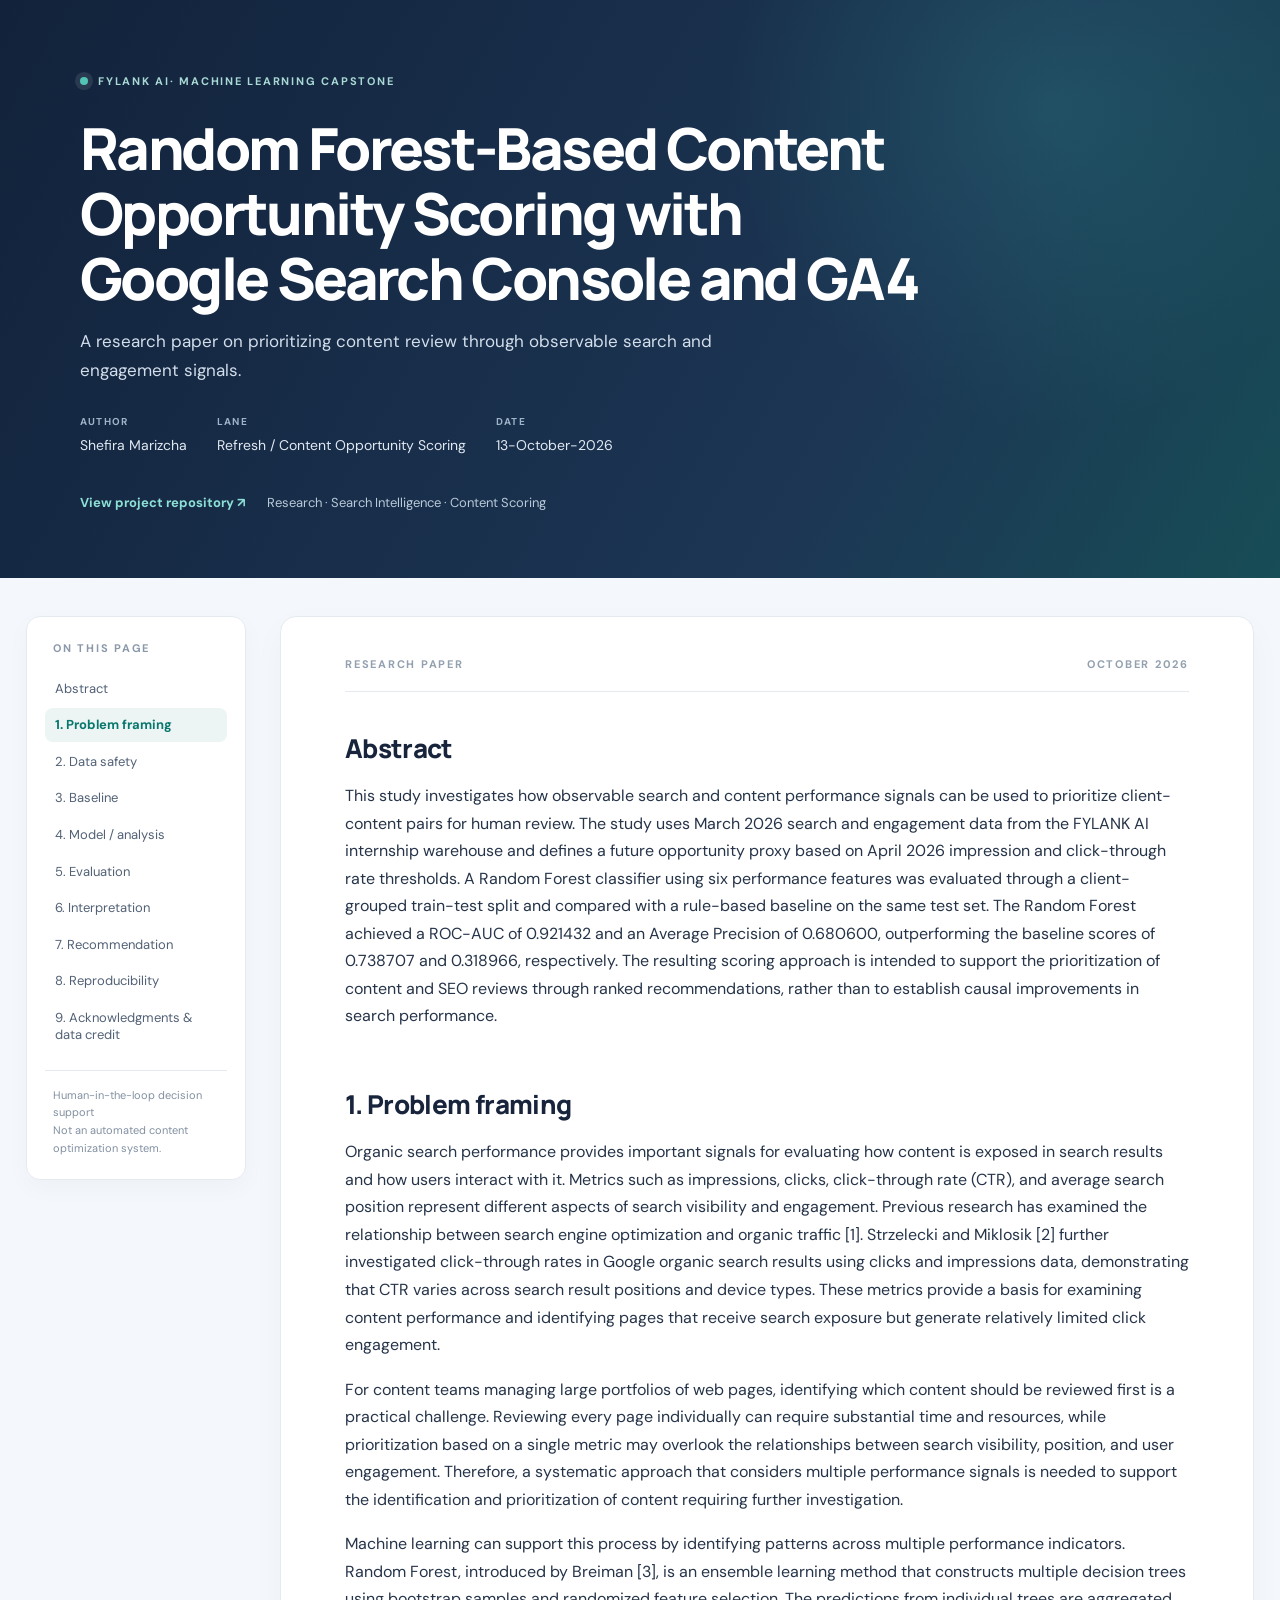
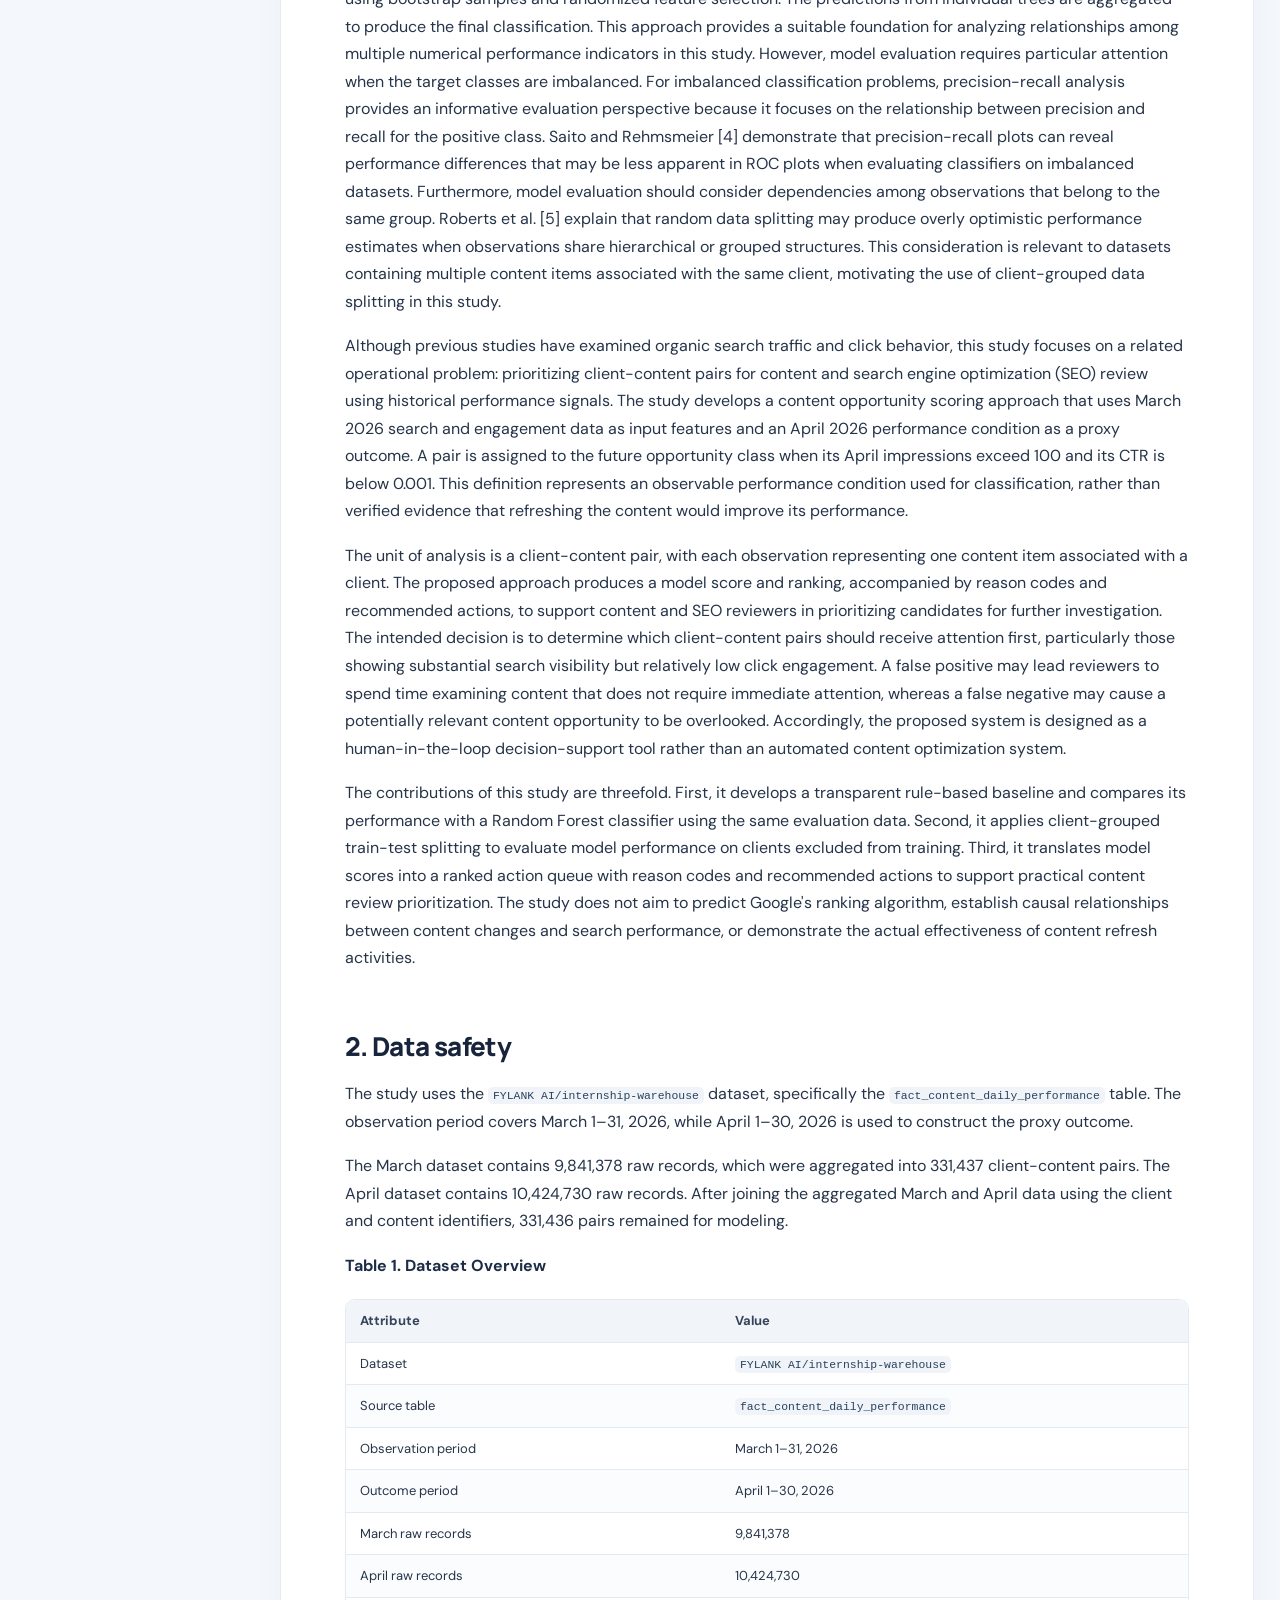
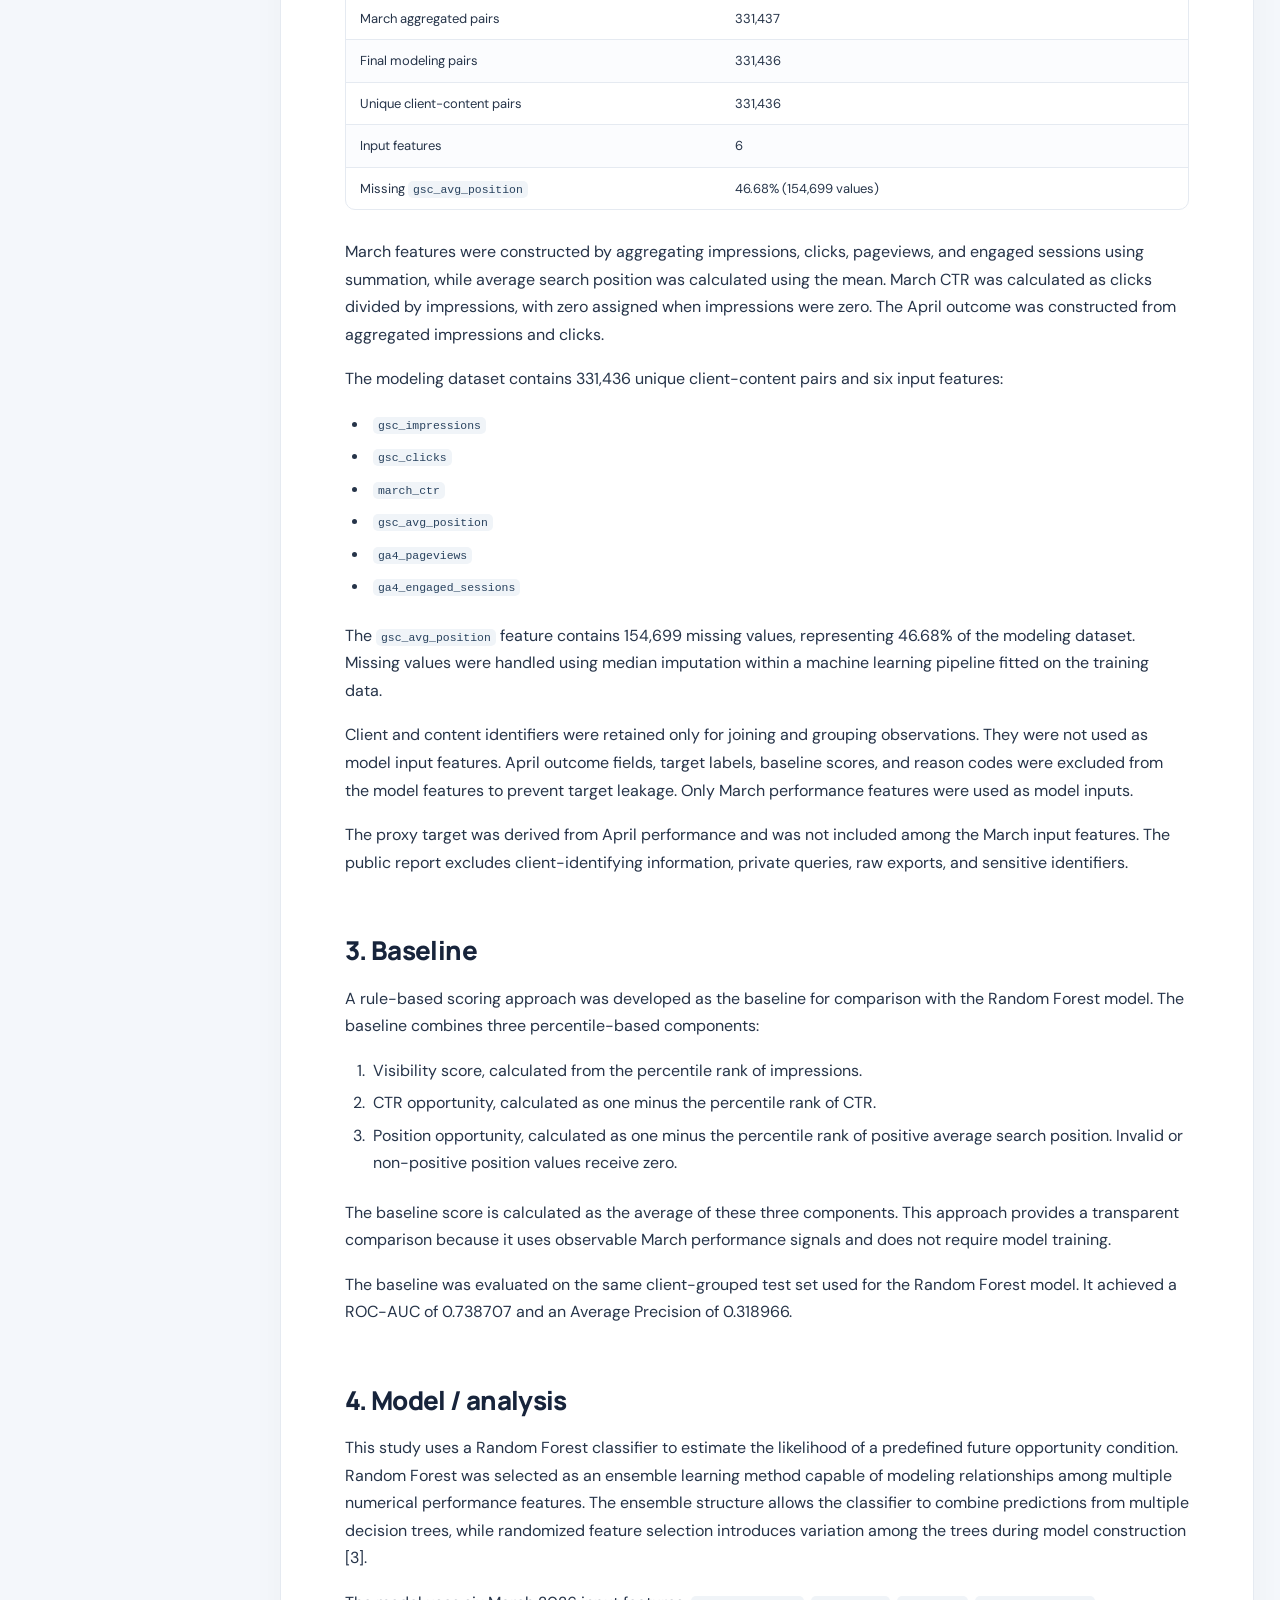
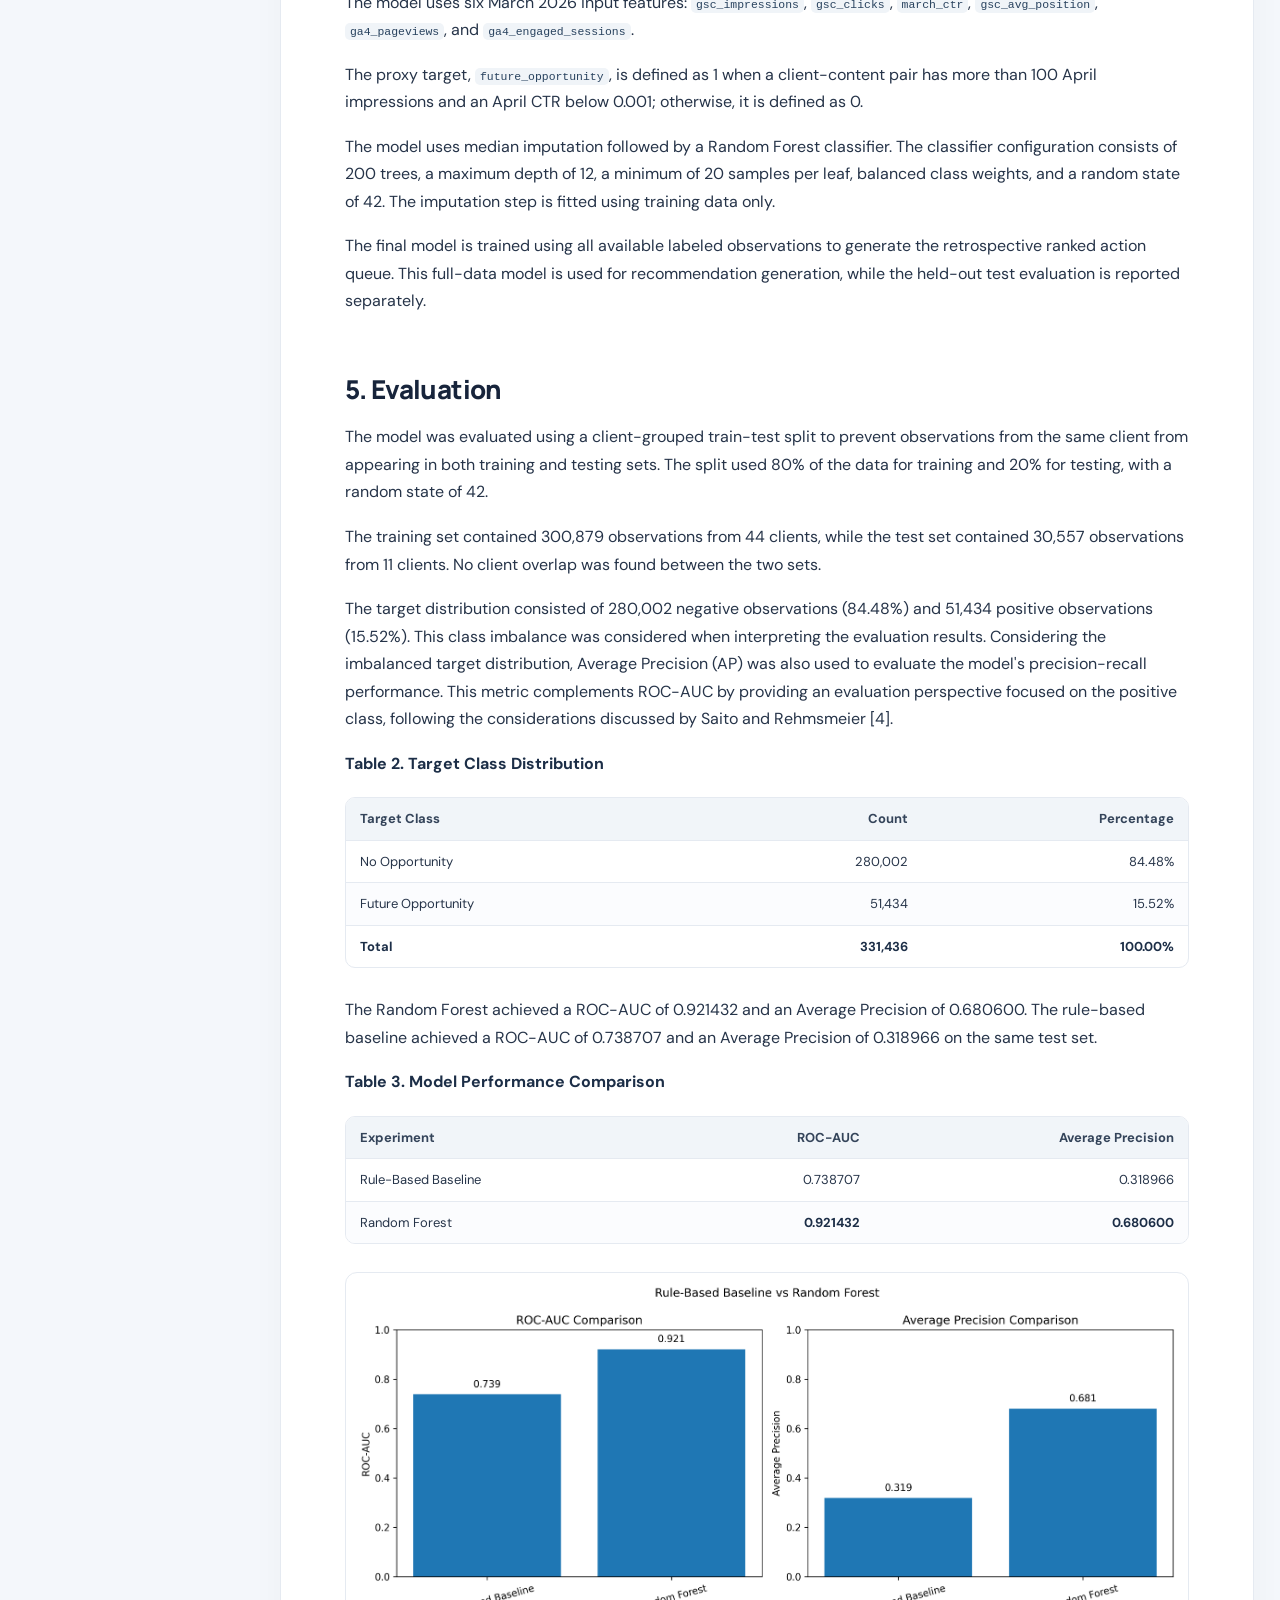
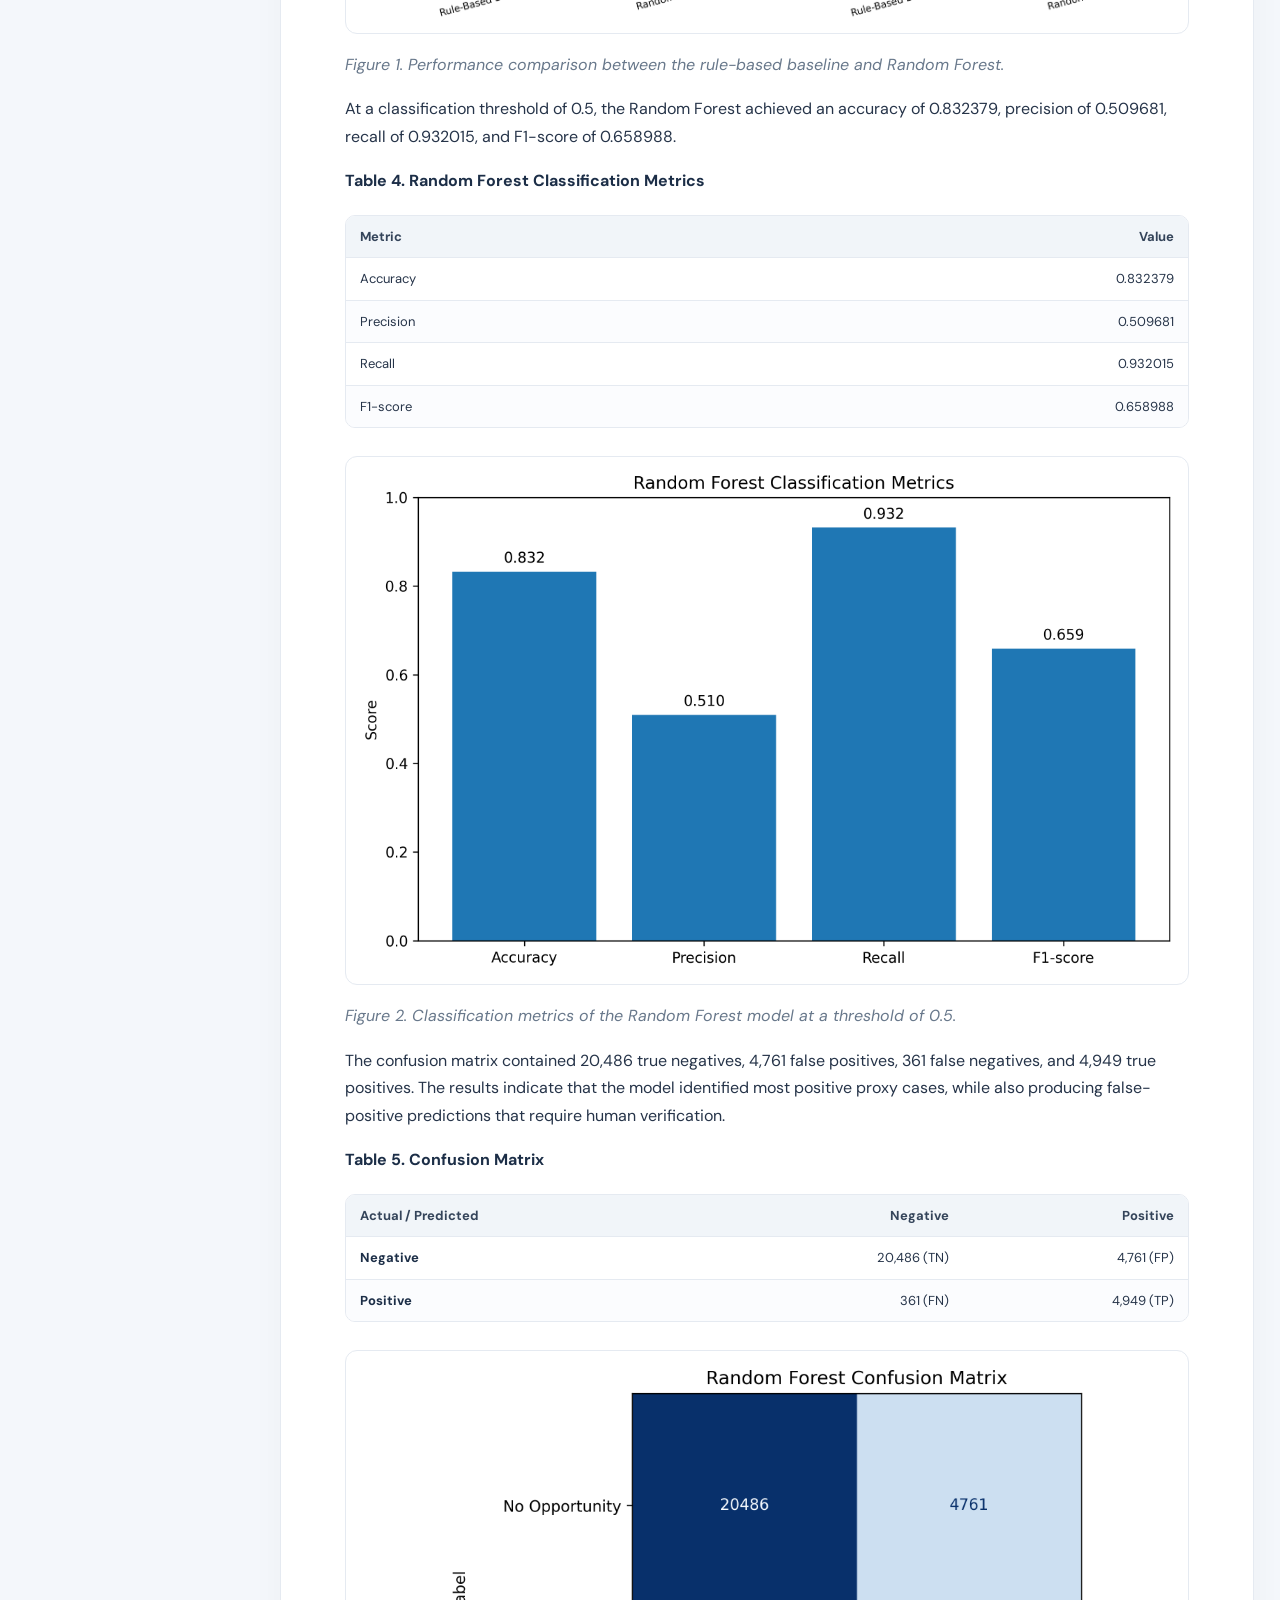
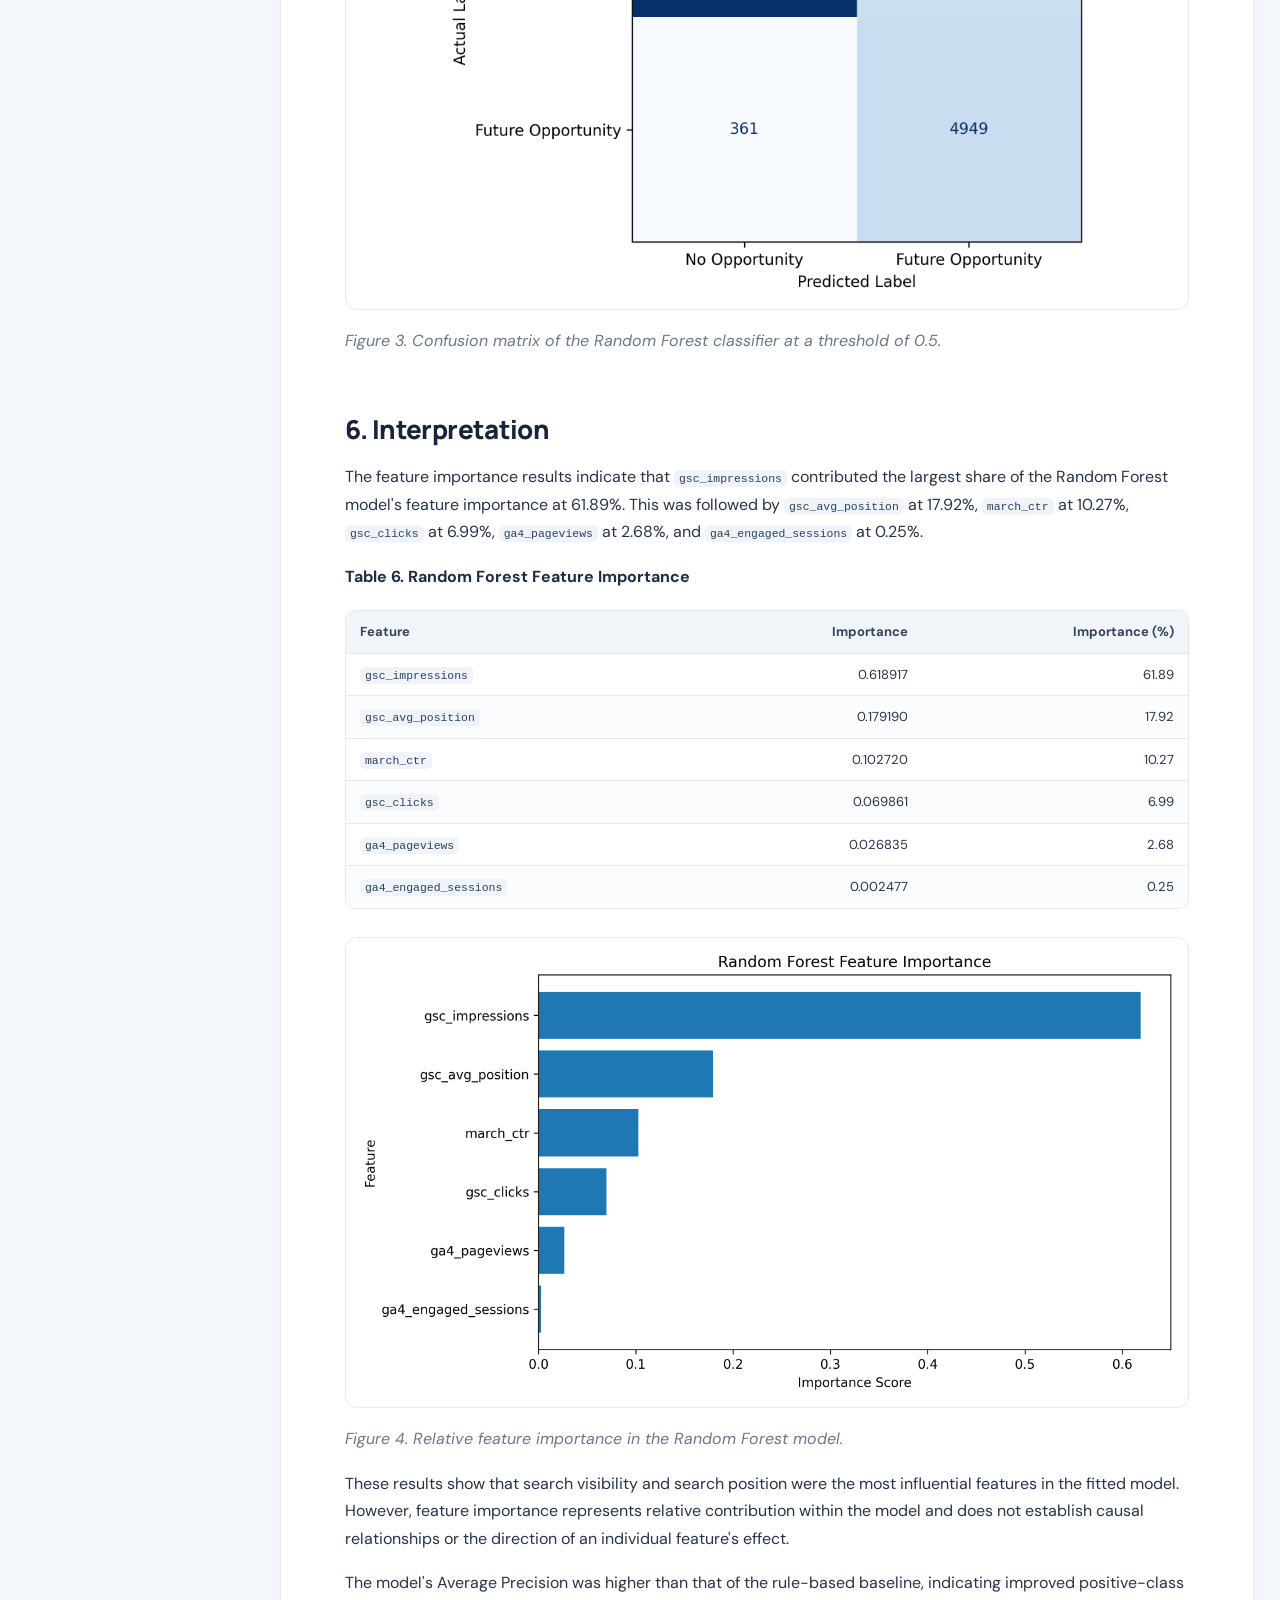
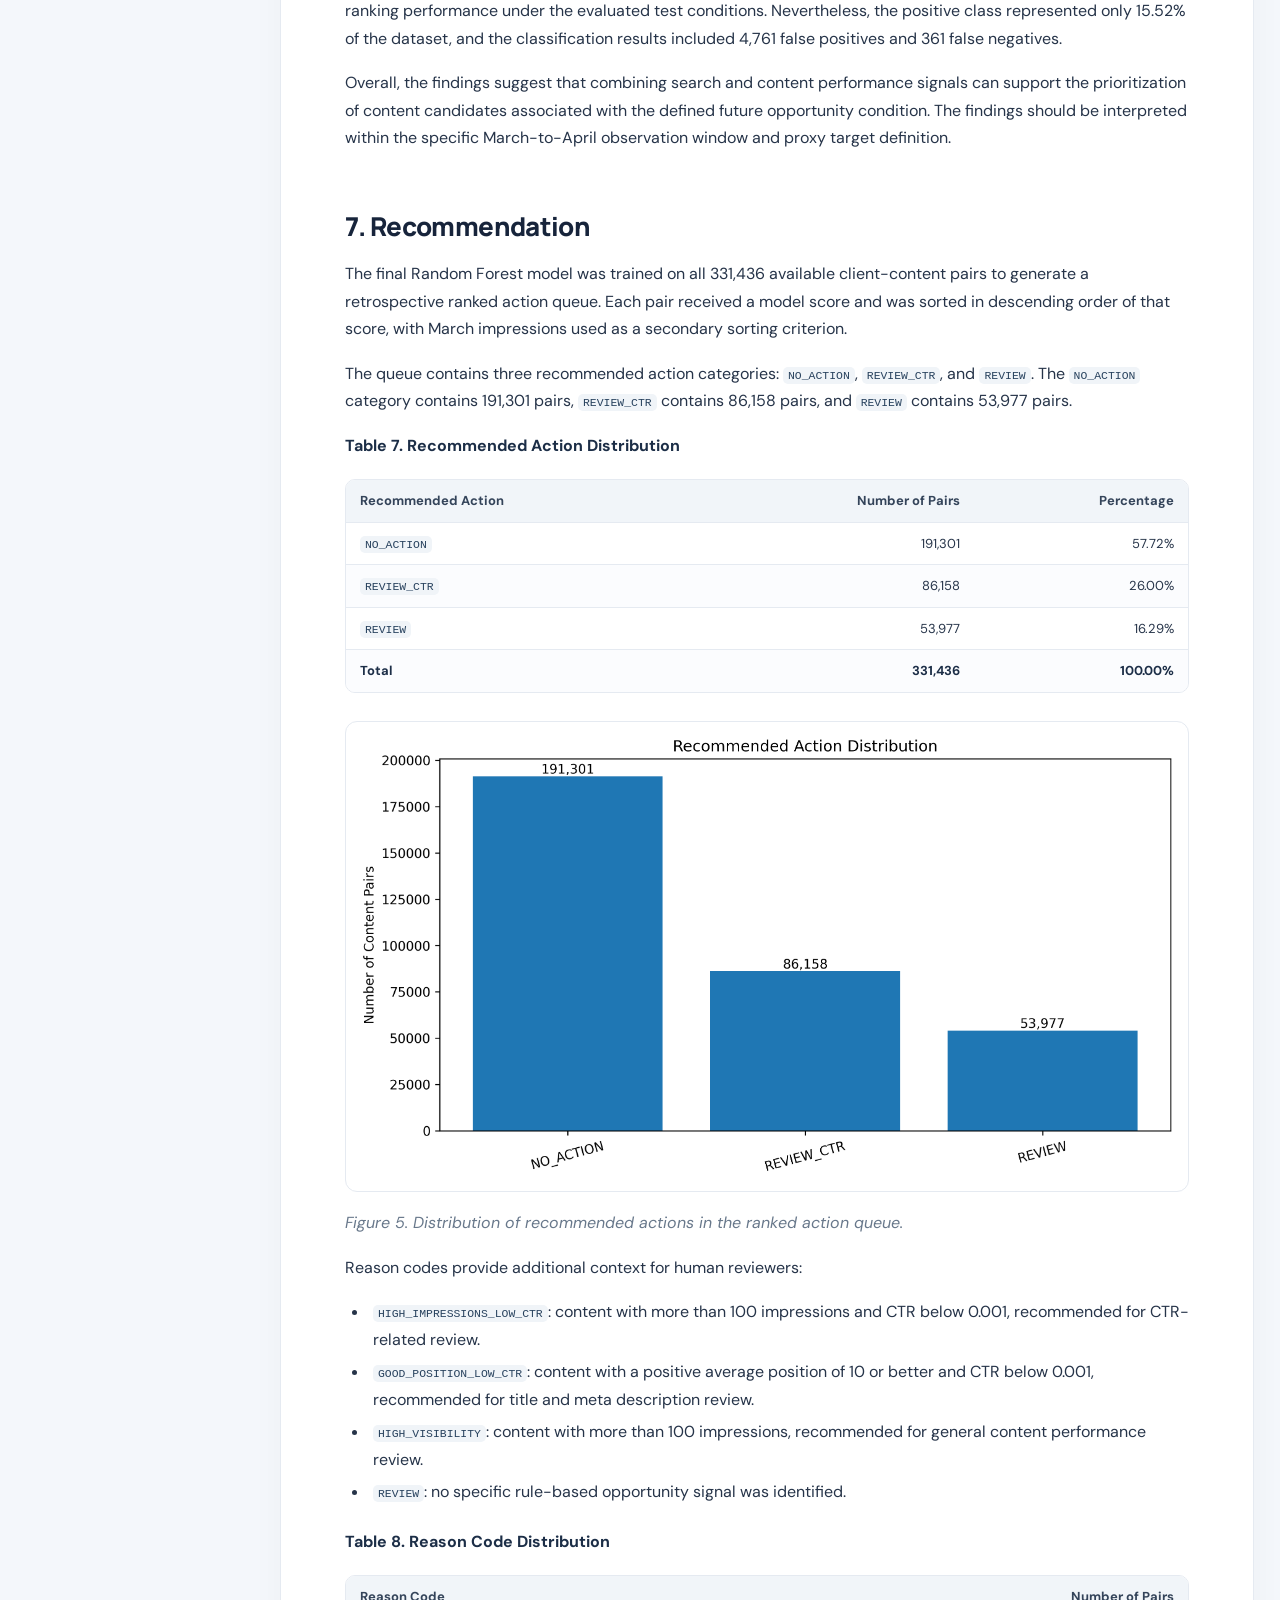
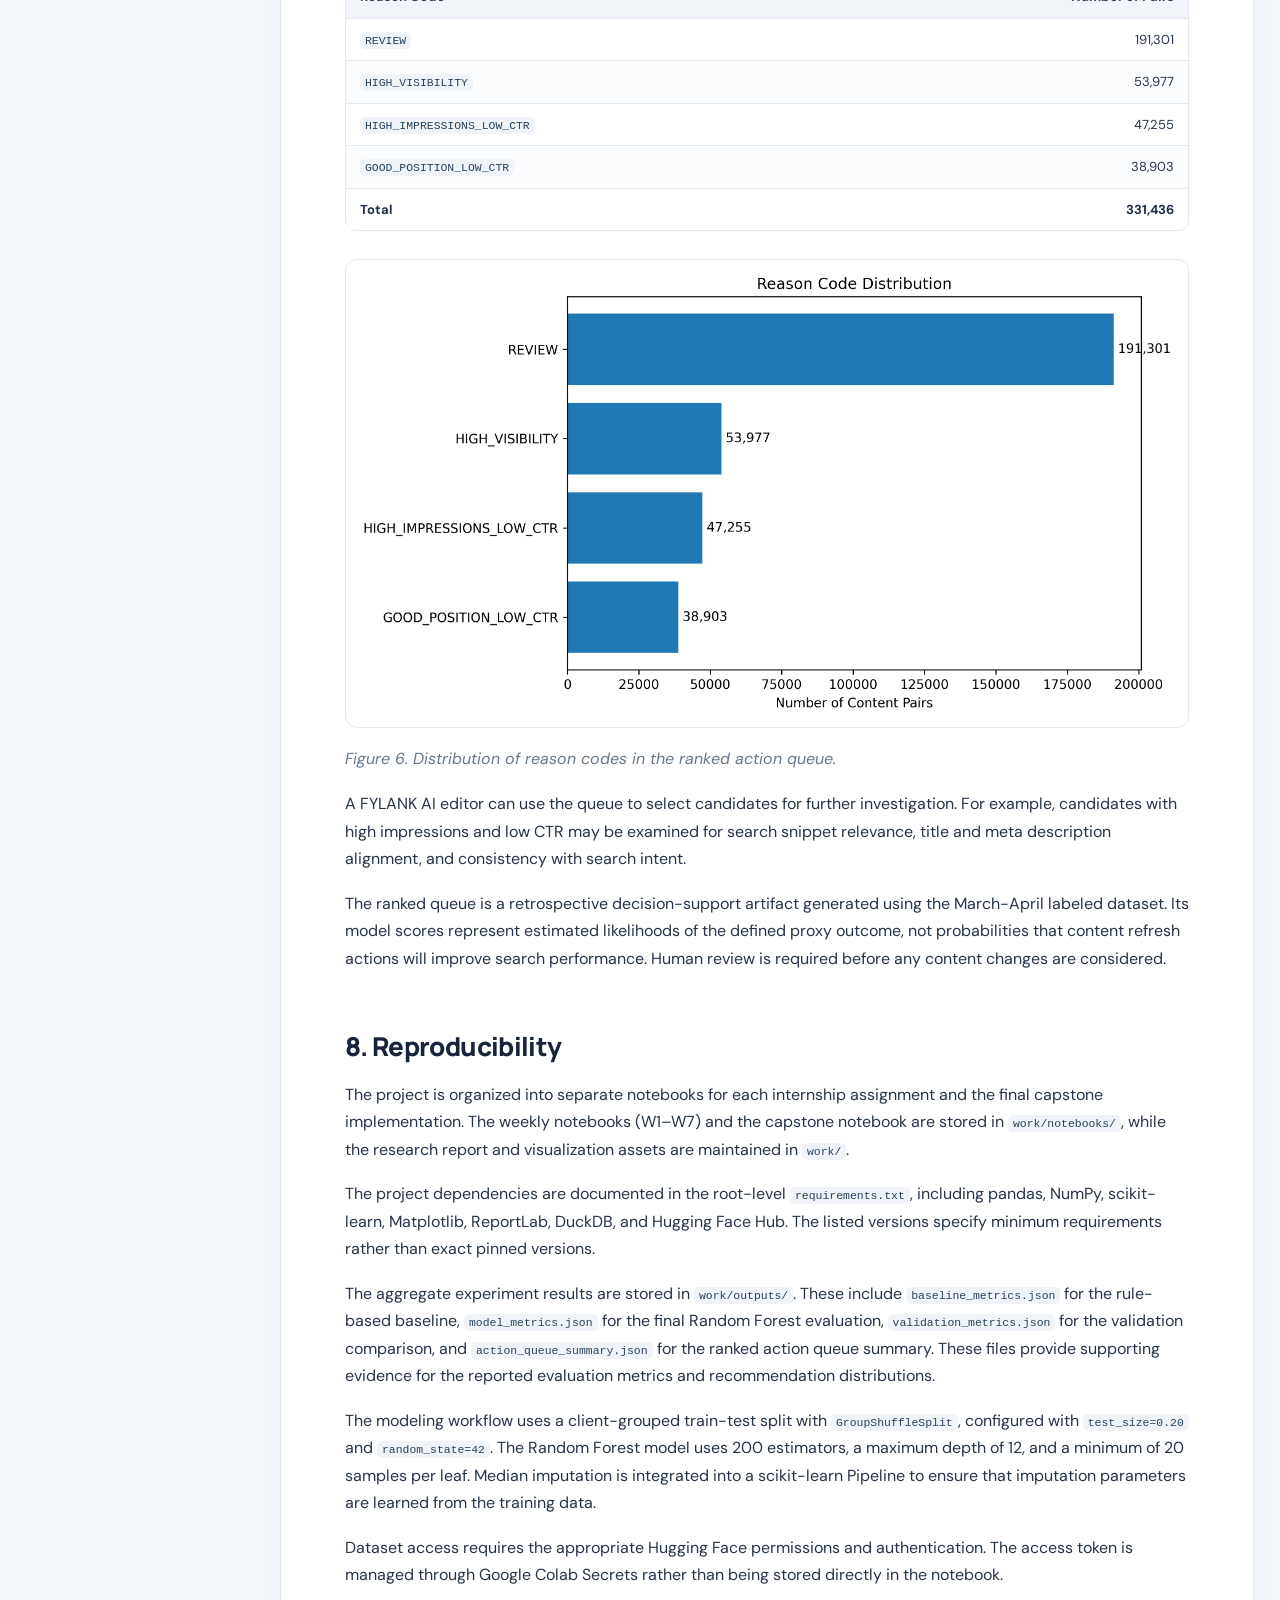
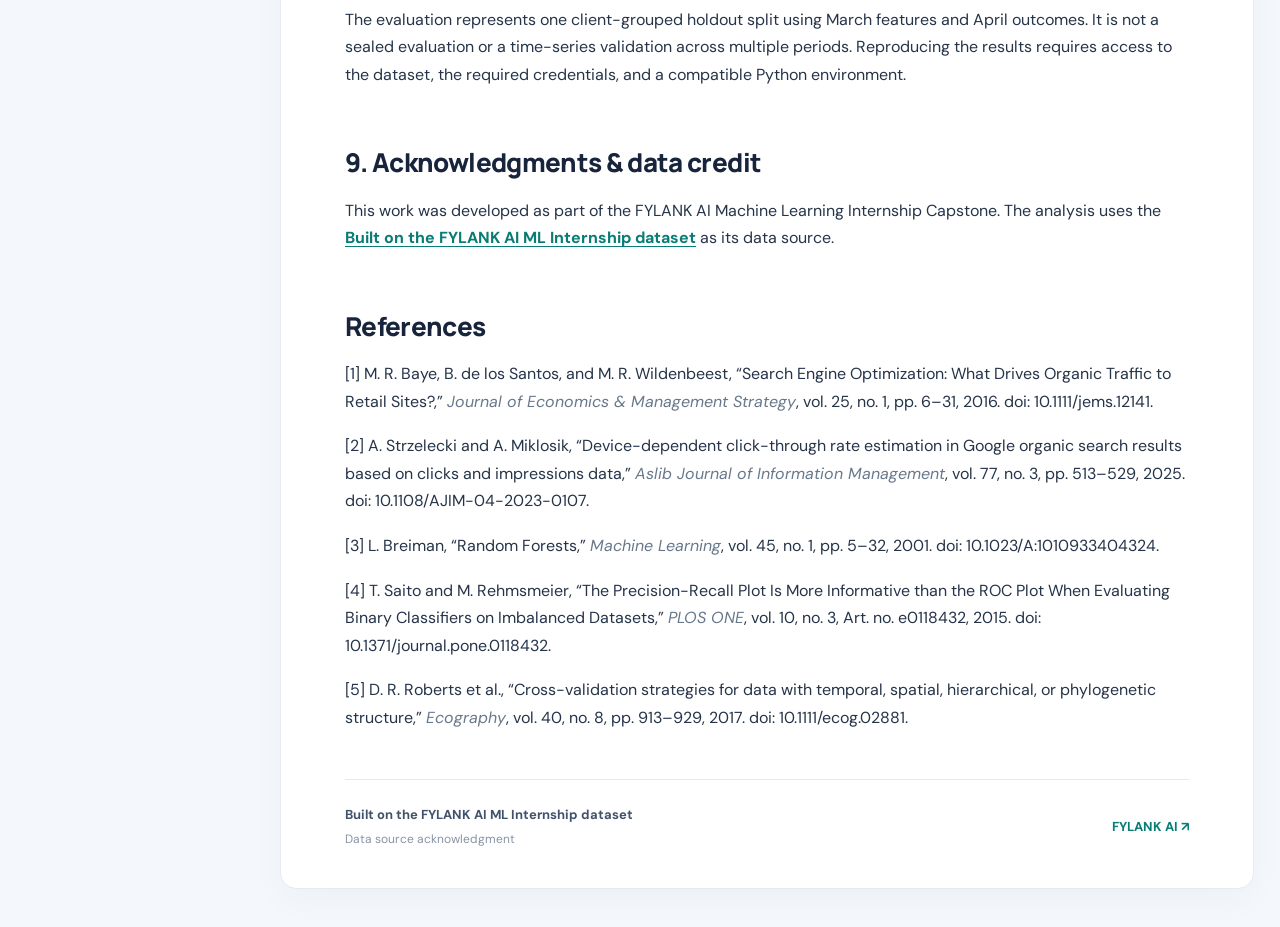
<file: index.html>
<!doctype html><html lang="en"><head><meta charset="utf-8"><meta name="viewport" content="width=device-width, initial-scale=1"><meta name="description" content="Content Opportunity Scoring for Search Performance — a machine-learning capstone research paper."><meta name="author" content="Shefira Marizcha"><title>Content Opportunity Scoring for Search Performance</title><link rel="stylesheet" href="paper.css"></head><body>
<header class="hero"><div class="hero-inner"><div class="eyebrow"><span class="eyebrow-dot"></span> FYLANK AI· MACHINE LEARNING CAPSTONE</div><h1>Random Forest-Based Content Opportunity Scoring with Google Search Console and GA4</h1><p class="hero-subtitle">A research paper on prioritizing content review through observable search and engagement signals.</p><div class="meta-row"><span><b>Author</b>Shefira Marizcha</span><span><b>Lane</b>Refresh / Content Opportunity Scoring</span><span><b>Date</b>13-October-2026</span></div><div class="hero-links"><a href="https://github.com/shefiramarizcha62-sudo/FYLANK AI-ml-portfolio.git" target="_blank" rel="noopener noreferrer">View project repository ↗</a><span>Research · Search Intelligence · Content Scoring</span></div></div></header>
<div class="layout"><aside class="sidebar"><div class="sidebar-label">ON THIS PAGE</div><nav><a href="#section-0">Abstract</a><a href="#section-1">1. Problem framing</a><a href="#section-2">2. Data safety</a><a href="#section-3">3. Baseline</a><a href="#section-4">4. Model / analysis</a><a href="#section-5">5. Evaluation</a><a href="#section-6">6. Interpretation</a><a href="#section-7">7. Recommendation</a><a href="#section-8">8. Reproducibility</a><a href="#section-9">9. Acknowledgments &amp; data credit</a></nav><div class="sidebar-note">Human-in-the-loop decision support<br>Not an automated content optimization system.</div></aside><main class="article"><div class="article-top"><span>RESEARCH PAPER</span><span>OCTOBER 2026</span></div><article class="prose"><h2 class="paper-heading" id="section-0">Abstract</h2>
<p>This study investigates how observable search and content performance signals can be used to prioritize client-content pairs for human review. The study uses March 2026 search and engagement data from the FYLANK AI internship warehouse and defines a future opportunity proxy based on April 2026 impression and click-through rate thresholds. A Random Forest classifier using six performance features was evaluated through a client-grouped train-test split and compared with a rule-based baseline on the same test set. The Random Forest achieved a ROC-AUC of 0.921432 and an Average Precision of 0.680600, outperforming the baseline scores of 0.738707 and 0.318966, respectively. The resulting scoring approach is intended to support the prioritization of content and SEO reviews through ranked recommendations, rather than to establish causal improvements in search performance.</p>
<h2 class="paper-heading" id="section-1">1. Problem framing</h2>
<p>Organic search performance provides important signals for evaluating how content is exposed in search results and how users interact with it. Metrics such as impressions, clicks, click-through rate (CTR), and average search position represent different aspects of search visibility and engagement. Previous research has examined the relationship between search engine optimization and organic traffic [1]. Strzelecki and Miklosik [2] further investigated click-through rates in Google organic search results using clicks and impressions data, demonstrating that CTR varies across search result positions and device types. These metrics provide a basis for examining content performance and identifying pages that receive search exposure but generate relatively limited click engagement.</p>
<p>For content teams managing large portfolios of web pages, identifying which content should be reviewed first is a practical challenge. Reviewing every page individually can require substantial time and resources, while prioritization based on a single metric may overlook the relationships between search visibility, position, and user engagement. Therefore, a systematic approach that considers multiple performance signals is needed to support the identification and prioritization of content requiring further investigation.</p>
<p>Machine learning can support this process by identifying patterns across multiple performance indicators. Random Forest, introduced by Breiman [3], is an ensemble learning method that constructs multiple decision trees using bootstrap samples and randomized feature selection. The predictions from individual trees are aggregated to produce the final classification. This approach provides a suitable foundation for analyzing relationships among multiple numerical performance indicators in this study. However, model evaluation requires particular attention when the target classes are imbalanced. For imbalanced classification problems, precision-recall analysis provides an informative evaluation perspective because it focuses on the relationship between precision and recall for the positive class. Saito and Rehmsmeier [4] demonstrate that precision-recall plots can reveal performance differences that may be less apparent in ROC plots when evaluating classifiers on imbalanced datasets. Furthermore, model evaluation should consider dependencies among observations that belong to the same group. Roberts et al. [5] explain that random data splitting may produce overly optimistic performance estimates when observations share hierarchical or grouped structures. This consideration is relevant to datasets containing multiple content items associated with the same client, motivating the use of client-grouped data splitting in this study.</p>
<p>Although previous studies have examined organic search traffic and click behavior, this study focuses on a related operational problem: prioritizing client-content pairs for content and search engine optimization (SEO) review using historical performance signals. The study develops a content opportunity scoring approach that uses March 2026 search and engagement data as input features and an April 2026 performance condition as a proxy outcome. A pair is assigned to the future opportunity class when its April impressions exceed 100 and its CTR is below 0.001. This definition represents an observable performance condition used for classification, rather than verified evidence that refreshing the content would improve its performance.</p>
<p>The unit of analysis is a client-content pair, with each observation representing one content item associated with a client. The proposed approach produces a model score and ranking, accompanied by reason codes and recommended actions, to support content and SEO reviewers in prioritizing candidates for further investigation. The intended decision is to determine which client-content pairs should receive attention first, particularly those showing substantial search visibility but relatively low click engagement. A false positive may lead reviewers to spend time examining content that does not require immediate attention, whereas a false negative may cause a potentially relevant content opportunity to be overlooked. Accordingly, the proposed system is designed as a human-in-the-loop decision-support tool rather than an automated content optimization system.</p>
<p>The contributions of this study are threefold. First, it develops a transparent rule-based baseline and compares its performance with a Random Forest classifier using the same evaluation data. Second, it applies client-grouped train-test splitting to evaluate model performance on clients excluded from training. Third, it translates model scores into a ranked action queue with reason codes and recommended actions to support practical content review prioritization. The study does not aim to predict Google's ranking algorithm, establish causal relationships between content changes and search performance, or demonstrate the actual effectiveness of content refresh activities.</p>
<h2 class="paper-heading" id="section-2">2. Data safety</h2>
<p>The study uses the <code>FYLANK AI/internship-warehouse</code> dataset, specifically the <code>fact_content_daily_performance</code> table. The observation period covers March 1–31, 2026, while April 1–30, 2026 is used to construct the proxy outcome.</p>
<p>The March dataset contains 9,841,378 raw records, which were aggregated into 331,437 client-content pairs. The April dataset contains 10,424,730 raw records. After joining the aggregated March and April data using the client and content identifiers, 331,436 pairs remained for modeling.</p>
<p><strong>Table 1. Dataset Overview</strong></p>
<div class="table-wrap"><table>
<thead>
<tr>
<th>Attribute</th>
<th>Value</th>
</tr>
</thead>
<tbody>
<tr>
<td>Dataset</td>
<td><code>FYLANK AI/internship-warehouse</code></td>
</tr>
<tr>
<td>Source table</td>
<td><code>fact_content_daily_performance</code></td>
</tr>
<tr>
<td>Observation period</td>
<td>March 1–31, 2026</td>
</tr>
<tr>
<td>Outcome period</td>
<td>April 1–30, 2026</td>
</tr>
<tr>
<td>March raw records</td>
<td>9,841,378</td>
</tr>
<tr>
<td>April raw records</td>
<td>10,424,730</td>
</tr>
<tr>
<td>March aggregated pairs</td>
<td>331,437</td>
</tr>
<tr>
<td>Final modeling pairs</td>
<td>331,436</td>
</tr>
<tr>
<td>Unique client-content pairs</td>
<td>331,436</td>
</tr>
<tr>
<td>Input features</td>
<td>6</td>
</tr>
<tr>
<td>Missing <code>gsc_avg_position</code></td>
<td>46.68% (154,699 values)</td>
</tr>
</tbody>
</table></div>
<p>March features were constructed by aggregating impressions, clicks, pageviews, and engaged sessions using summation, while average search position was calculated using the mean. March CTR was calculated as clicks divided by impressions, with zero assigned when impressions were zero. The April outcome was constructed from aggregated impressions and clicks.</p>
<p>The modeling dataset contains 331,436 unique client-content pairs and six input features:</p>
<ul>
<li><code>gsc_impressions</code></li>
<li><code>gsc_clicks</code></li>
<li><code>march_ctr</code></li>
<li><code>gsc_avg_position</code></li>
<li><code>ga4_pageviews</code></li>
<li><code>ga4_engaged_sessions</code></li>
</ul>
<p>The <code>gsc_avg_position</code> feature contains 154,699 missing values, representing 46.68% of the modeling dataset. Missing values were handled using median imputation within a machine learning pipeline fitted on the training data.</p>
<p>Client and content identifiers were retained only for joining and grouping observations. They were not used as model input features. April outcome fields, target labels, baseline scores, and reason codes were excluded from the model features to prevent target leakage. Only March performance features were used as model inputs.</p>
<p>The proxy target was derived from April performance and was not included among the March input features. The public report excludes client-identifying information, private queries, raw exports, and sensitive identifiers.</p>
<h2 class="paper-heading" id="section-3">3. Baseline</h2>
<p>A rule-based scoring approach was developed as the baseline for comparison with the Random Forest model. The baseline combines three percentile-based components:</p>
<ol>
<li>Visibility score, calculated from the percentile rank of impressions.</li>
<li>CTR opportunity, calculated as one minus the percentile rank of CTR.</li>
<li>Position opportunity, calculated as one minus the percentile rank of positive average search position. Invalid or non-positive position values receive zero.</li>
</ol>
<p>The baseline score is calculated as the average of these three components. This approach provides a transparent comparison because it uses observable March performance signals and does not require model training.</p>
<p>The baseline was evaluated on the same client-grouped test set used for the Random Forest model. It achieved a ROC-AUC of 0.738707 and an Average Precision of 0.318966.</p>
<h2 class="paper-heading" id="section-4">4. Model / analysis</h2>
<p>This study uses a Random Forest classifier to estimate the likelihood of a predefined future opportunity condition. Random Forest was selected as an ensemble learning method capable of modeling relationships among multiple numerical performance features. The ensemble structure allows the classifier to combine predictions from multiple decision trees, while randomized feature selection introduces variation among the trees during model construction [3].</p>
<p>The model uses six March 2026 input features: <code>gsc_impressions</code>, <code>gsc_clicks</code>, <code>march_ctr</code>, <code>gsc_avg_position</code>, <code>ga4_pageviews</code>, and <code>ga4_engaged_sessions</code>.</p>
<p>The proxy target, <code>future_opportunity</code>, is defined as 1 when a client-content pair has more than 100 April impressions and an April CTR below 0.001; otherwise, it is defined as 0.</p>
<p>The model uses median imputation followed by a Random Forest classifier. The classifier configuration consists of 200 trees, a maximum depth of 12, a minimum of 20 samples per leaf, balanced class weights, and a random state of 42. The imputation step is fitted using training data only.</p>
<p>The final model is trained using all available labeled observations to generate the retrospective ranked action queue. This full-data model is used for recommendation generation, while the held-out test evaluation is reported separately.</p>
<h2 class="paper-heading" id="section-5">5. Evaluation</h2>
<p>The model was evaluated using a client-grouped train-test split to prevent observations from the same client from appearing in both training and testing sets. The split used 80% of the data for training and 20% for testing, with a random state of 42.</p>
<p>The training set contained 300,879 observations from 44 clients, while the test set contained 30,557 observations from 11 clients. No client overlap was found between the two sets.</p>
<p>The target distribution consisted of 280,002 negative observations (84.48%) and 51,434 positive observations (15.52%). This class imbalance was considered when interpreting the evaluation results. Considering the imbalanced target distribution, Average Precision (AP) was also used to evaluate the model's precision-recall performance. This metric complements ROC-AUC by providing an evaluation perspective focused on the positive class, following the considerations discussed by Saito and Rehmsmeier [4].</p>
<p><strong>Table 2. Target Class Distribution</strong></p>
<div class="table-wrap"><table>
<thead>
<tr>
<th>Target Class</th>
<th style="text-align:right">Count</th>
<th style="text-align:right">Percentage</th>
</tr>
</thead>
<tbody>
<tr>
<td>No Opportunity</td>
<td style="text-align:right">280,002</td>
<td style="text-align:right">84.48%</td>
</tr>
<tr>
<td>Future Opportunity</td>
<td style="text-align:right">51,434</td>
<td style="text-align:right">15.52%</td>
</tr>
<tr>
<td><strong>Total</strong></td>
<td style="text-align:right"><strong>331,436</strong></td>
<td style="text-align:right"><strong>100.00%</strong></td>
</tr>
</tbody>
</table></div>
<p>The Random Forest achieved a ROC-AUC of 0.921432 and an Average Precision of 0.680600. The rule-based baseline achieved a ROC-AUC of 0.738707 and an Average Precision of 0.318966 on the same test set.</p>
<p><strong>Table 3. Model Performance Comparison</strong></p>
<div class="table-wrap"><table>
<thead>
<tr>
<th>Experiment</th>
<th style="text-align:right">ROC-AUC</th>
<th style="text-align:right">Average Precision</th>
</tr>
</thead>
<tbody>
<tr>
<td>Rule-Based Baseline</td>
<td style="text-align:right">0.738707</td>
<td style="text-align:right">0.318966</td>
</tr>
<tr>
<td>Random Forest</td>
<td style="text-align:right"><strong>0.921432</strong></td>
<td style="text-align:right"><strong>0.680600</strong></td>
</tr>
</tbody>
</table></div>
<p><img alt="Figure 1. Model Performance Comparison" class="paper-figure" loading="lazy" src="work/figures/01_model_performance_comparison.png"/></p>
<p><em>Figure 1. Performance comparison between the rule-based baseline and Random Forest.</em></p>
<p>At a classification threshold of 0.5, the Random Forest achieved an accuracy of 0.832379, precision of 0.509681, recall of 0.932015, and F1-score of 0.658988.</p>
<p><strong>Table 4. Random Forest Classification Metrics</strong></p>
<div class="table-wrap"><table>
<thead>
<tr>
<th>Metric</th>
<th style="text-align:right">Value</th>
</tr>
</thead>
<tbody>
<tr>
<td>Accuracy</td>
<td style="text-align:right">0.832379</td>
</tr>
<tr>
<td>Precision</td>
<td style="text-align:right">0.509681</td>
</tr>
<tr>
<td>Recall</td>
<td style="text-align:right">0.932015</td>
</tr>
<tr>
<td>F1-score</td>
<td style="text-align:right">0.658988</td>
</tr>
</tbody>
</table></div>
<p><img alt="Figure 2. Classification Metrics" class="paper-figure" loading="lazy" src="work/figures/02_classification_metrics.png"/></p>
<p><em>Figure 2. Classification metrics of the Random Forest model at a threshold of 0.5.</em></p>
<p>The confusion matrix contained 20,486 true negatives, 4,761 false positives, 361 false negatives, and 4,949 true positives. The results indicate that the model identified most positive proxy cases, while also producing false-positive predictions that require human verification.</p>
<p><strong>Table 5. Confusion Matrix</strong></p>
<div class="table-wrap"><table>
<thead>
<tr>
<th>Actual / Predicted</th>
<th style="text-align:right">Negative</th>
<th style="text-align:right">Positive</th>
</tr>
</thead>
<tbody>
<tr>
<td><strong>Negative</strong></td>
<td style="text-align:right">20,486 (TN)</td>
<td style="text-align:right">4,761 (FP)</td>
</tr>
<tr>
<td><strong>Positive</strong></td>
<td style="text-align:right">361 (FN)</td>
<td style="text-align:right">4,949 (TP)</td>
</tr>
</tbody>
</table></div>
<p><img alt="Figure 3. Confusion Matrix" class="paper-figure" loading="lazy" src="work/figures/03_confusion_matrix.png"/></p>
<p><em>Figure 3. Confusion matrix of the Random Forest classifier at a threshold of 0.5.</em></p>
<h2 class="paper-heading" id="section-6">6. Interpretation</h2>
<p>The feature importance results indicate that <code>gsc_impressions</code> contributed the largest share of the Random Forest model's feature importance at 61.89%. This was followed by <code>gsc_avg_position</code> at 17.92%, <code>march_ctr</code> at 10.27%, <code>gsc_clicks</code> at 6.99%, <code>ga4_pageviews</code> at 2.68%, and <code>ga4_engaged_sessions</code> at 0.25%.</p>
<p><strong>Table 6. Random Forest Feature Importance</strong></p>
<div class="table-wrap"><table>
<thead>
<tr>
<th>Feature</th>
<th style="text-align:right">Importance</th>
<th style="text-align:right">Importance (%)</th>
</tr>
</thead>
<tbody>
<tr>
<td><code>gsc_impressions</code></td>
<td style="text-align:right">0.618917</td>
<td style="text-align:right">61.89</td>
</tr>
<tr>
<td><code>gsc_avg_position</code></td>
<td style="text-align:right">0.179190</td>
<td style="text-align:right">17.92</td>
</tr>
<tr>
<td><code>march_ctr</code></td>
<td style="text-align:right">0.102720</td>
<td style="text-align:right">10.27</td>
</tr>
<tr>
<td><code>gsc_clicks</code></td>
<td style="text-align:right">0.069861</td>
<td style="text-align:right">6.99</td>
</tr>
<tr>
<td><code>ga4_pageviews</code></td>
<td style="text-align:right">0.026835</td>
<td style="text-align:right">2.68</td>
</tr>
<tr>
<td><code>ga4_engaged_sessions</code></td>
<td style="text-align:right">0.002477</td>
<td style="text-align:right">0.25</td>
</tr>
</tbody>
</table></div>
<p><img alt="Figure 4. Feature Importance" class="paper-figure" loading="lazy" src="work/figures/04_feature_importance.png"/></p>
<p><em>Figure 4. Relative feature importance in the Random Forest model.</em></p>
<p>These results show that search visibility and search position were the most influential features in the fitted model. However, feature importance represents relative contribution within the model and does not establish causal relationships or the direction of an individual feature's effect.</p>
<p>The model's Average Precision was higher than that of the rule-based baseline, indicating improved positive-class ranking performance under the evaluated test conditions. Nevertheless, the positive class represented only 15.52% of the dataset, and the classification results included 4,761 false positives and 361 false negatives.</p>
<p>Overall, the findings suggest that combining search and content performance signals can support the prioritization of content candidates associated with the defined future opportunity condition. The findings should be interpreted within the specific March-to-April observation window and proxy target definition.</p>
<h2 class="paper-heading" id="section-7">7. Recommendation</h2>
<p>The final Random Forest model was trained on all 331,436 available client-content pairs to generate a retrospective ranked action queue. Each pair received a model score and was sorted in descending order of that score, with March impressions used as a secondary sorting criterion.</p>
<p>The queue contains three recommended action categories: <code>NO_ACTION</code>, <code>REVIEW_CTR</code>, and <code>REVIEW</code>. The <code>NO_ACTION</code> category contains 191,301 pairs, <code>REVIEW_CTR</code> contains 86,158 pairs, and <code>REVIEW</code> contains 53,977 pairs.</p>
<p><strong>Table 7. Recommended Action Distribution</strong></p>
<div class="table-wrap"><table>
<thead>
<tr>
<th>Recommended Action</th>
<th style="text-align:right">Number of Pairs</th>
<th style="text-align:right">Percentage</th>
</tr>
</thead>
<tbody>
<tr>
<td><code>NO_ACTION</code></td>
<td style="text-align:right">191,301</td>
<td style="text-align:right">57.72%</td>
</tr>
<tr>
<td><code>REVIEW_CTR</code></td>
<td style="text-align:right">86,158</td>
<td style="text-align:right">26.00%</td>
</tr>
<tr>
<td><code>REVIEW</code></td>
<td style="text-align:right">53,977</td>
<td style="text-align:right">16.29%</td>
</tr>
<tr>
<td><strong>Total</strong></td>
<td style="text-align:right"><strong>331,436</strong></td>
<td style="text-align:right"><strong>100.00%</strong></td>
</tr>
</tbody>
</table></div>
<p><img alt="Figure 5. Recommended Action Distribution" class="paper-figure" loading="lazy" src="work/figures/06_recommended_action_distribution.png"/></p>
<p><em>Figure 5. Distribution of recommended actions in the ranked action queue.</em></p>
<p>Reason codes provide additional context for human reviewers:</p>
<ul>
<li><code>HIGH_IMPRESSIONS_LOW_CTR</code>: content with more than 100 impressions and CTR below 0.001, recommended for CTR-related review.</li>
<li><code>GOOD_POSITION_LOW_CTR</code>: content with a positive average position of 10 or better and CTR below 0.001, recommended for title and meta description review.</li>
<li><code>HIGH_VISIBILITY</code>: content with more than 100 impressions, recommended for general content performance review.</li>
<li><code>REVIEW</code>: no specific rule-based opportunity signal was identified.</li>
</ul>
<p><strong>Table 8. Reason Code Distribution</strong></p>
<div class="table-wrap"><table>
<thead>
<tr>
<th>Reason Code</th>
<th style="text-align:right">Number of Pairs</th>
</tr>
</thead>
<tbody>
<tr>
<td><code>REVIEW</code></td>
<td style="text-align:right">191,301</td>
</tr>
<tr>
<td><code>HIGH_VISIBILITY</code></td>
<td style="text-align:right">53,977</td>
</tr>
<tr>
<td><code>HIGH_IMPRESSIONS_LOW_CTR</code></td>
<td style="text-align:right">47,255</td>
</tr>
<tr>
<td><code>GOOD_POSITION_LOW_CTR</code></td>
<td style="text-align:right">38,903</td>
</tr>
<tr>
<td><strong>Total</strong></td>
<td style="text-align:right"><strong>331,436</strong></td>
</tr>
</tbody>
</table></div>
<p><img alt="Figure 6. Reason Code Distribution" class="paper-figure" loading="lazy" src="work/figures/05_reason_code_distribution.png"/></p>
<p><em>Figure 6. Distribution of reason codes in the ranked action queue.</em></p>
<p>A FYLANK AI editor can use the queue to select candidates for further investigation. For example, candidates with high impressions and low CTR may be examined for search snippet relevance, title and meta description alignment, and consistency with search intent.</p>
<p>The ranked queue is a retrospective decision-support artifact generated using the March-April labeled dataset. Its model scores represent estimated likelihoods of the defined proxy outcome, not probabilities that content refresh actions will improve search performance. Human review is required before any content changes are considered.</p>
<h2 class="paper-heading" id="section-8">8. Reproducibility</h2>
<p>The project is organized into separate notebooks for each internship assignment and the final capstone implementation. The weekly notebooks (W1–W7) and the capstone notebook are stored in <code>work/notebooks/</code>, while the research report and visualization assets are maintained in <code>work/</code>.</p>
<p>The project dependencies are documented in the root-level <code>requirements.txt</code>, including pandas, NumPy, scikit-learn, Matplotlib, ReportLab, DuckDB, and Hugging Face Hub. The listed versions specify minimum requirements rather than exact pinned versions.</p>
<p>The aggregate experiment results are stored in <code>work/outputs/</code>. These include <code>baseline_metrics.json</code> for the rule-based baseline, <code>model_metrics.json</code> for the final Random Forest evaluation, <code>validation_metrics.json</code> for the validation comparison, and <code>action_queue_summary.json</code> for the ranked action queue summary. These files provide supporting evidence for the reported evaluation metrics and recommendation distributions.</p>
<p>The modeling workflow uses a client-grouped train-test split with <code>GroupShuffleSplit</code>, configured with <code>test_size=0.20</code> and <code>random_state=42</code>. The Random Forest model uses 200 estimators, a maximum depth of 12, and a minimum of 20 samples per leaf. Median imputation is integrated into a scikit-learn Pipeline to ensure that imputation parameters are learned from the training data.</p>
<p>Dataset access requires the appropriate Hugging Face permissions and authentication. The access token is managed through Google Colab Secrets rather than being stored directly in the notebook.</p>
<p>The evaluation represents one client-grouped holdout split using March features and April outcomes. It is not a sealed evaluation or a time-series validation across multiple periods. Reproducing the results requires access to the dataset, the required credentials, and a compatible Python environment.</p>
<h2 class="paper-heading" id="section-9">9. Acknowledgments &amp; data credit</h2>
<p>This work was developed as part of the FYLANK AI Machine Learning Internship Capstone. The analysis uses the <strong><a href="https://FYLANK AI.ai" rel="noopener noreferrer" target="_blank">Built on the FYLANK AI ML Internship dataset</a></strong> as its data source.</p>
<h2 class="paper-heading" id="references">References</h2>
<p>[1] M. R. Baye, B. de los Santos, and M. R. Wildenbeest, “Search Engine Optimization: What Drives Organic Traffic to Retail Sites?,” <em>Journal of Economics &amp; Management Strategy</em>, vol. 25, no. 1, pp. 6–31, 2016. doi: 10.1111/jems.12141.</p>
<p>[2] A. Strzelecki and A. Miklosik, “Device-dependent click-through rate estimation in Google organic search results based on clicks and impressions data,” <em>Aslib Journal of Information Management</em>, vol. 77, no. 3, pp. 513–529, 2025. doi: 10.1108/AJIM-04-2023-0107.</p>
<p>[3] L. Breiman, “Random Forests,” <em>Machine Learning</em>, vol. 45, no. 1, pp. 5–32, 2001. doi: 10.1023/A:1010933404324.</p>
<p>[4] T. Saito and M. Rehmsmeier, “The Precision-Recall Plot Is More Informative than the ROC Plot When Evaluating Binary Classifiers on Imbalanced Datasets,” <em>PLOS ONE</em>, vol. 10, no. 3, Art. no. e0118432, 2015. doi: 10.1371/journal.pone.0118432.</p>
<p>[5] D. R. Roberts et al., “Cross-validation strategies for data with temporal, spatial, hierarchical, or phylogenetic structure,” <em>Ecography</em>, vol. 40, no. 8, pp. 913–929, 2017. doi: 10.1111/ecog.02881.</p>
</article><footer class="page-footer"><div><b>Built on the FYLANK AI ML Internship dataset</b><p>Data source acknowledgment</p></div><a href="https://FYLANK AI.ai" target="_blank" rel="noopener noreferrer">FYLANK AI ↗</a></footer></main></div>
<script>const links=[...document.querySelectorAll('.sidebar nav a')];const targets=links.map(a=>document.querySelector(a.getAttribute('href'))).filter(Boolean);if('IntersectionObserver' in window){const io=new IntersectionObserver(entries=>{entries.forEach(e=>{if(e.isIntersecting){links.forEach(a=>a.classList.toggle('active',a.getAttribute('href')==='#'+e.target.id));}})},{rootMargin:'-15% 0px -75% 0px'});targets.forEach(t=>io.observe(t));}</script></body></html>
</file>
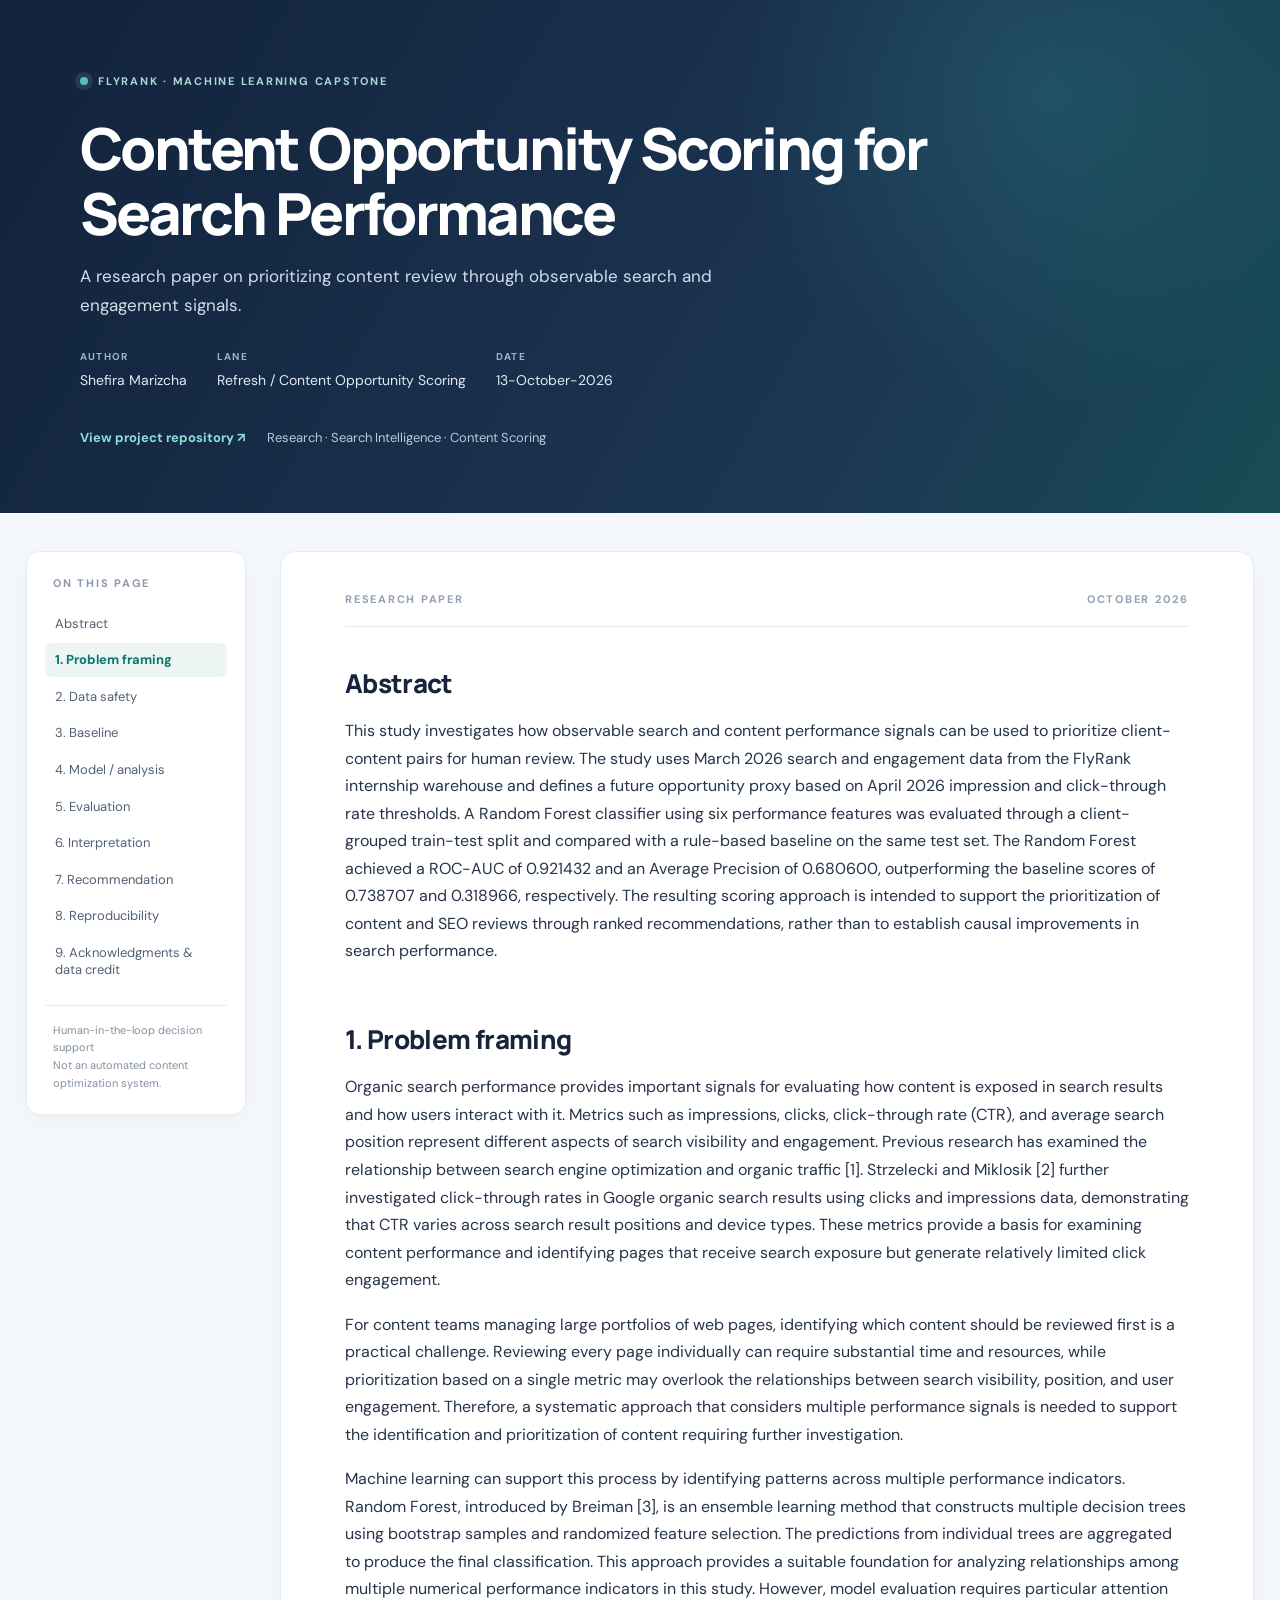
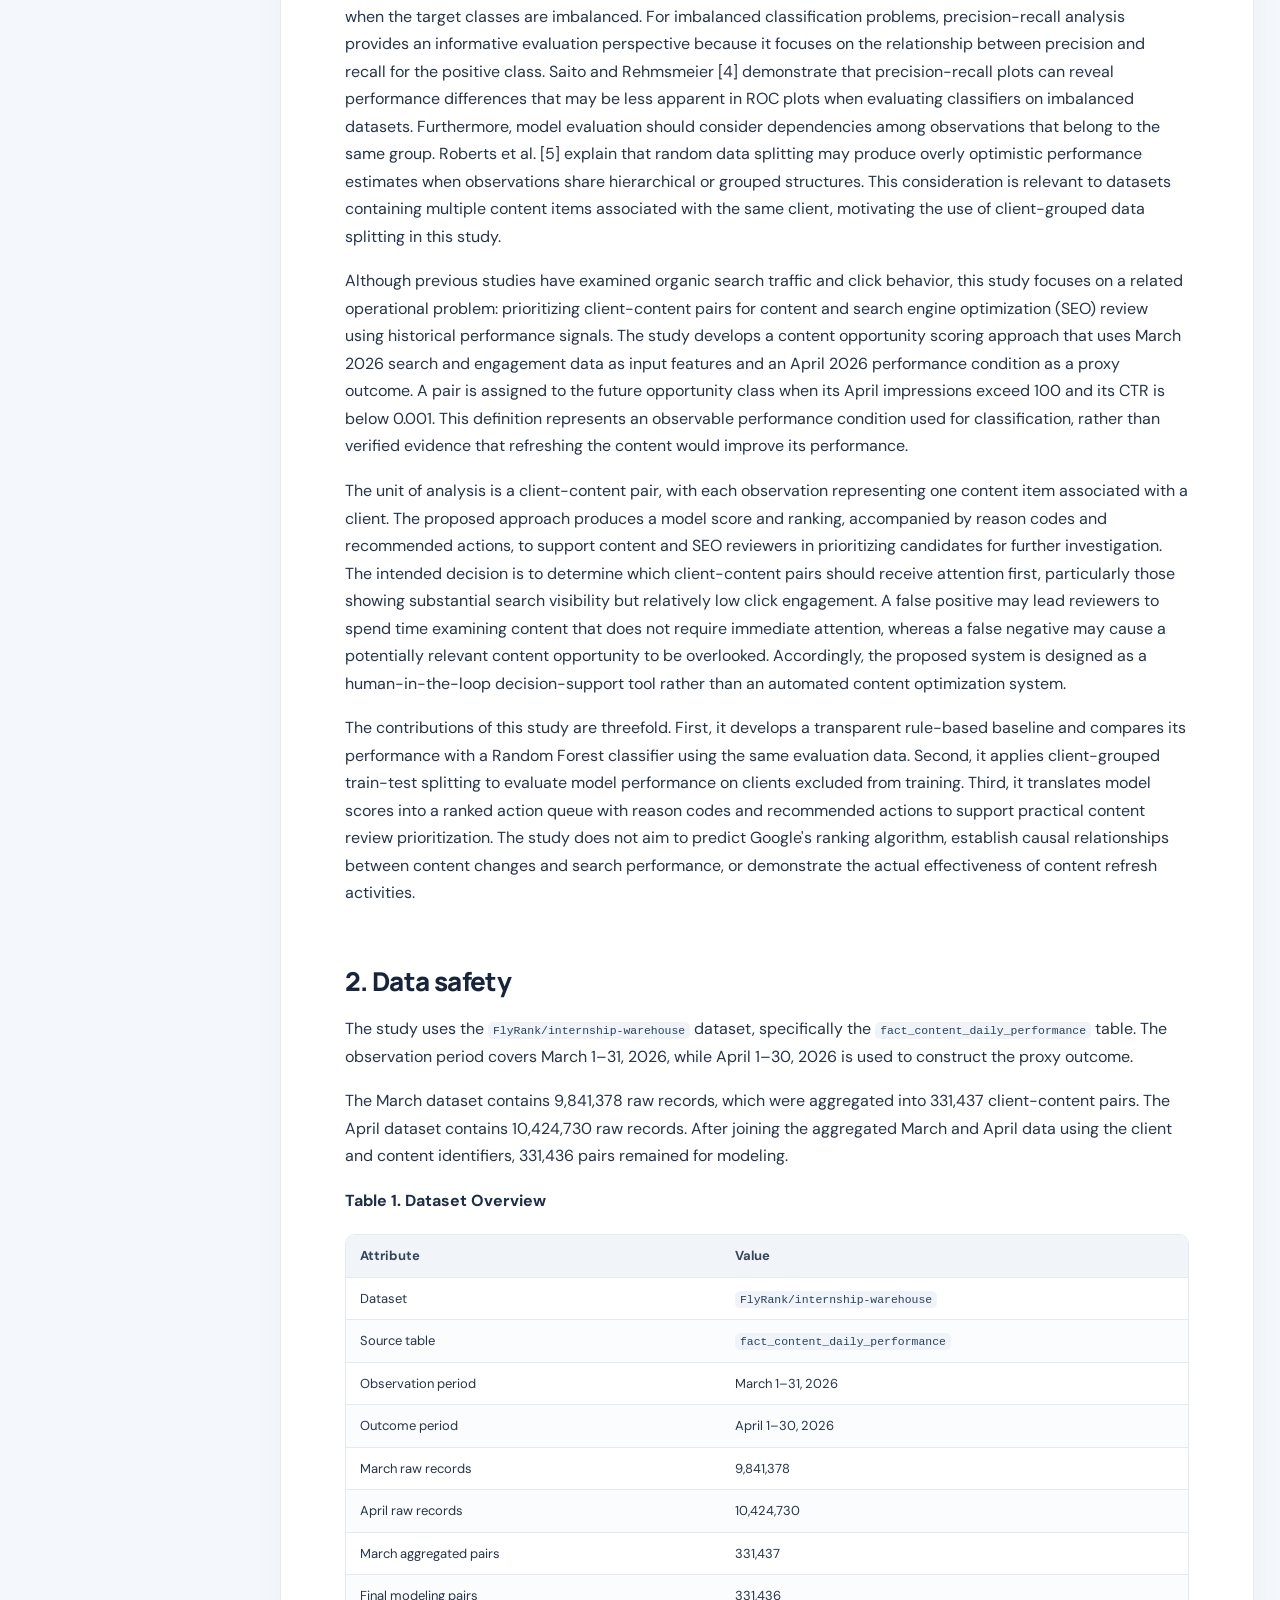
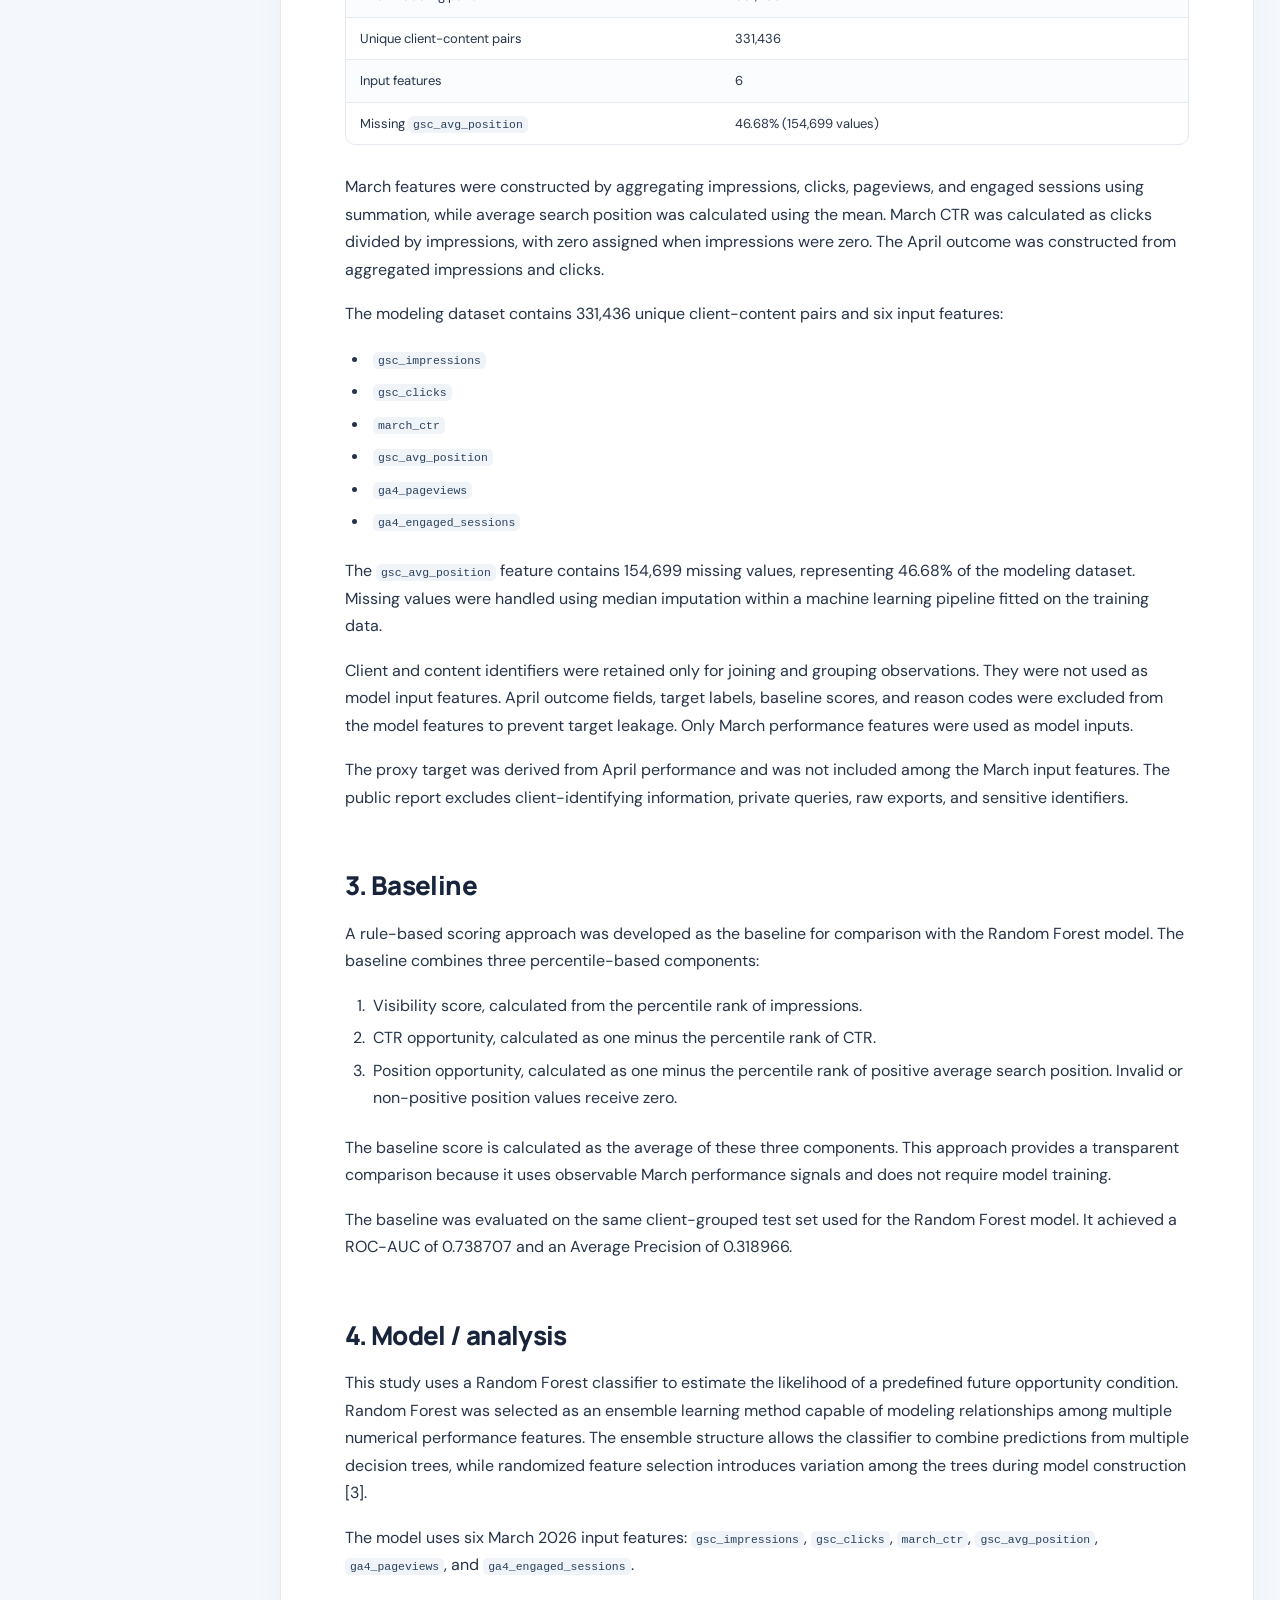
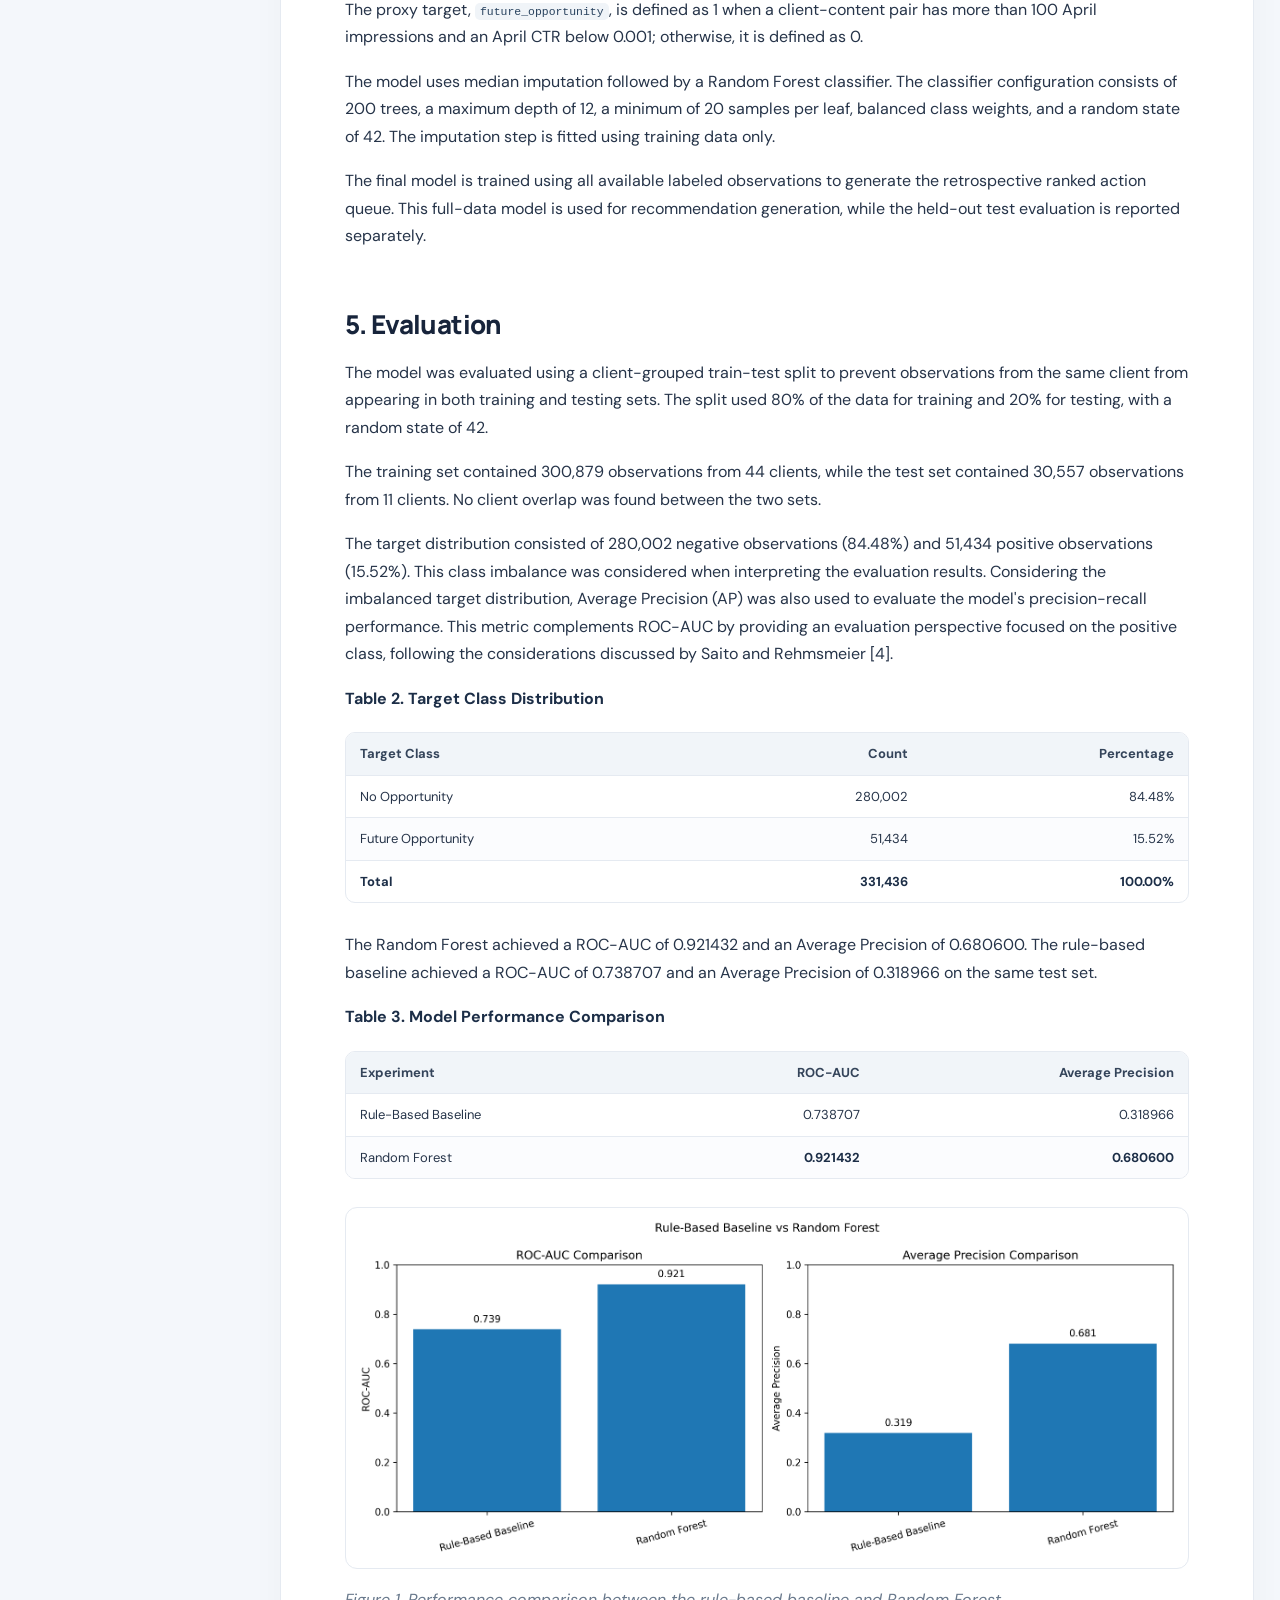
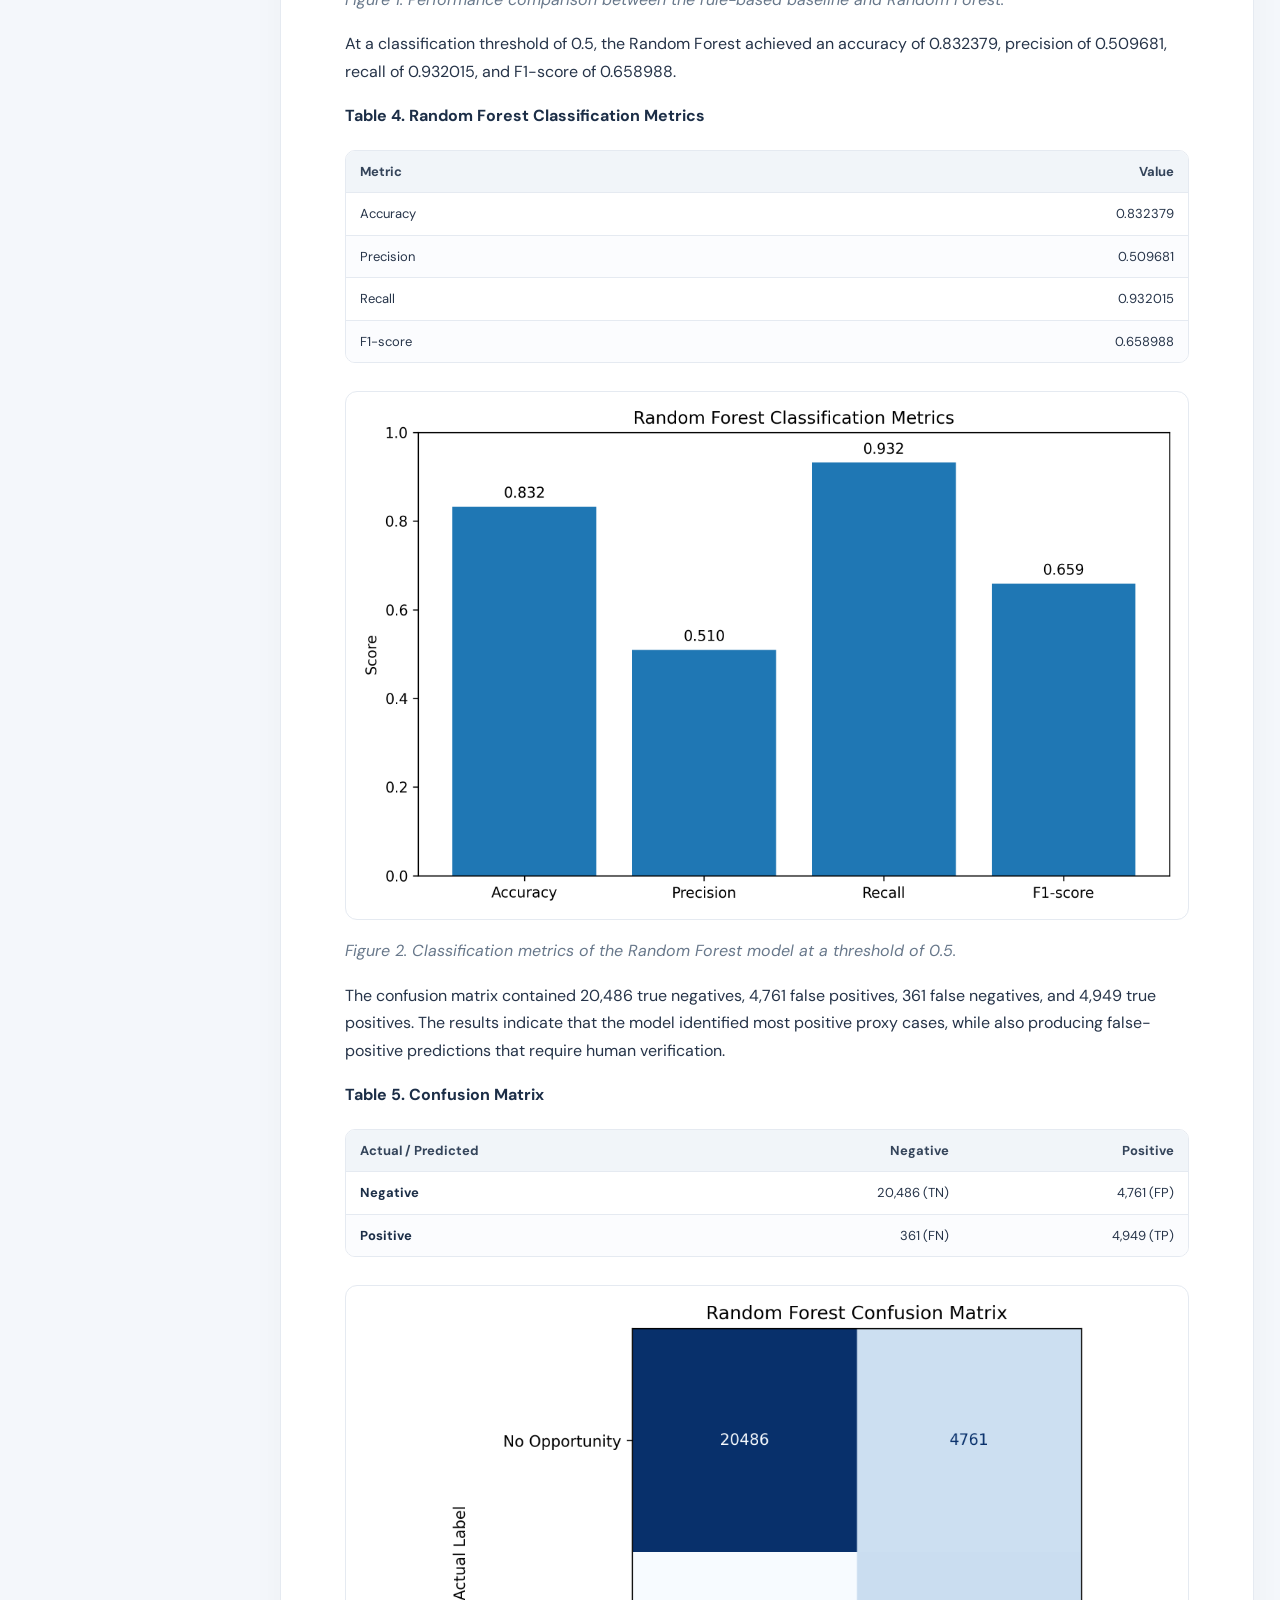
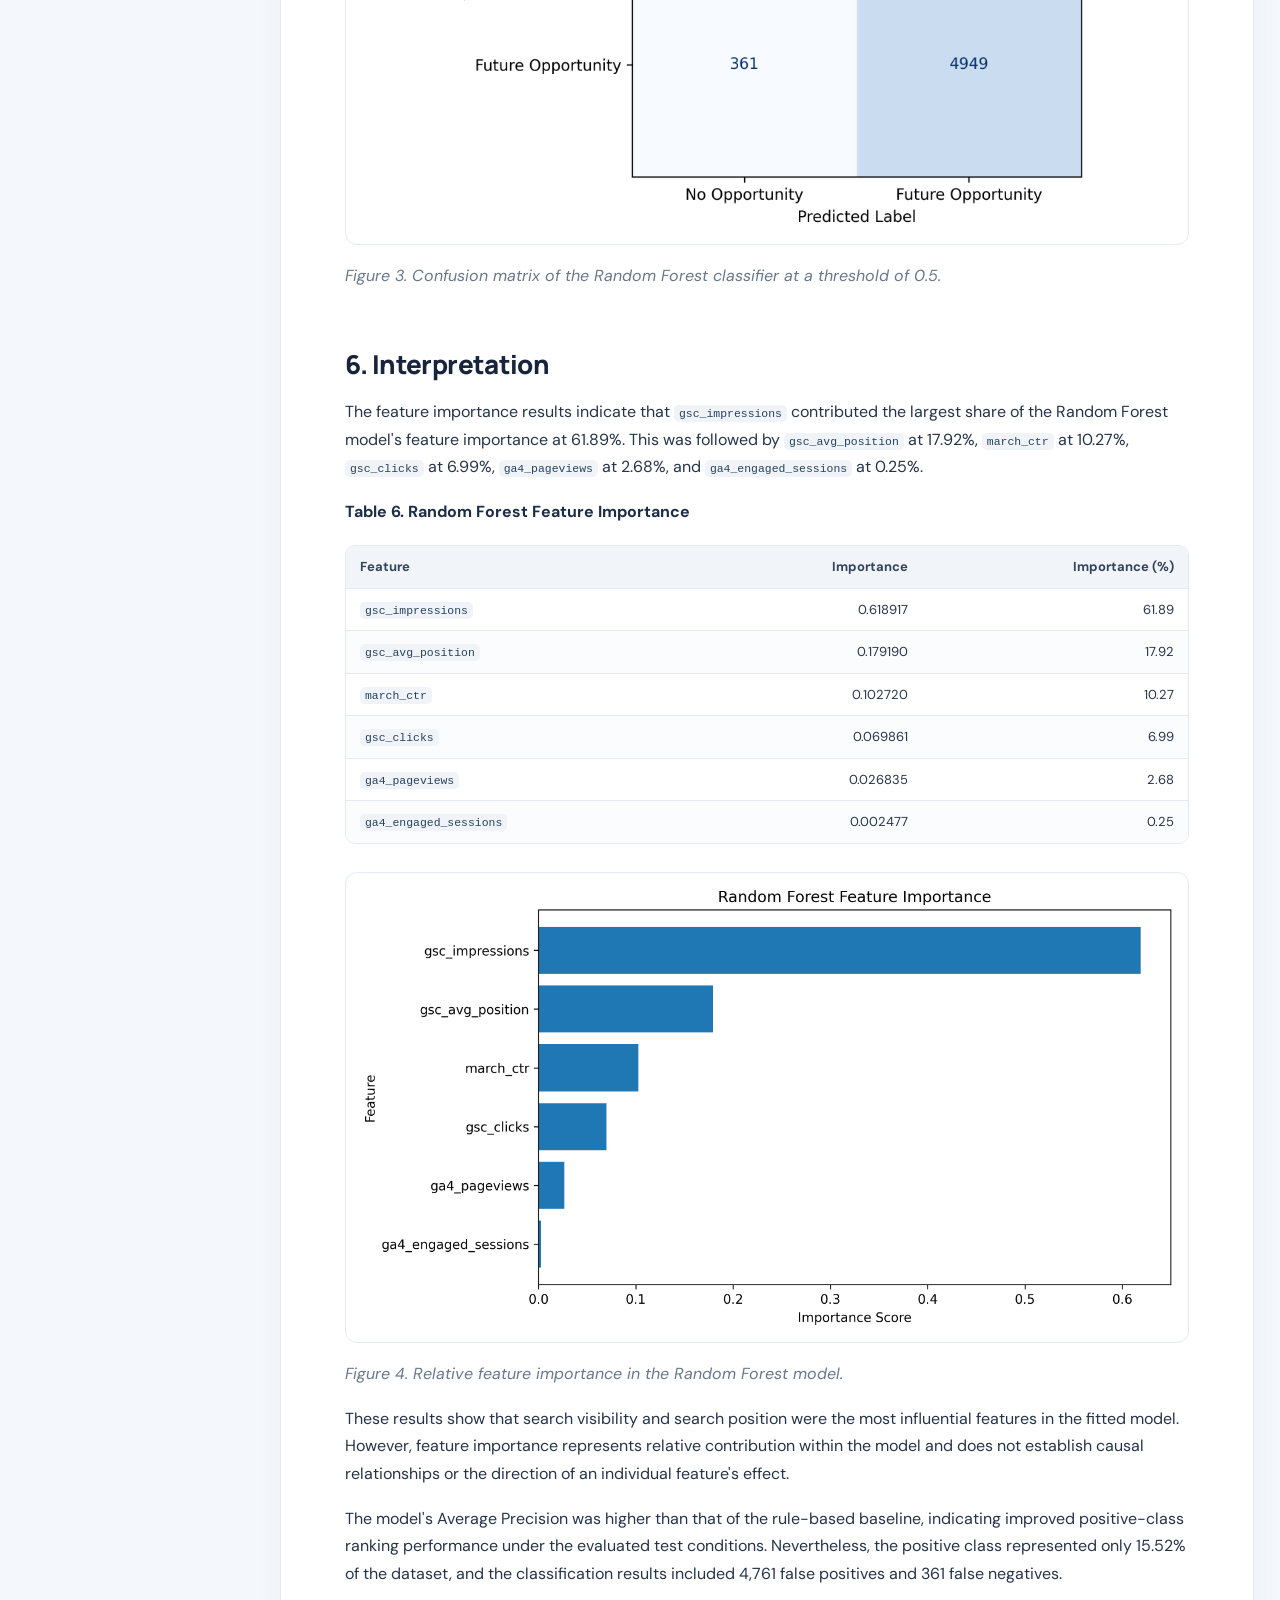
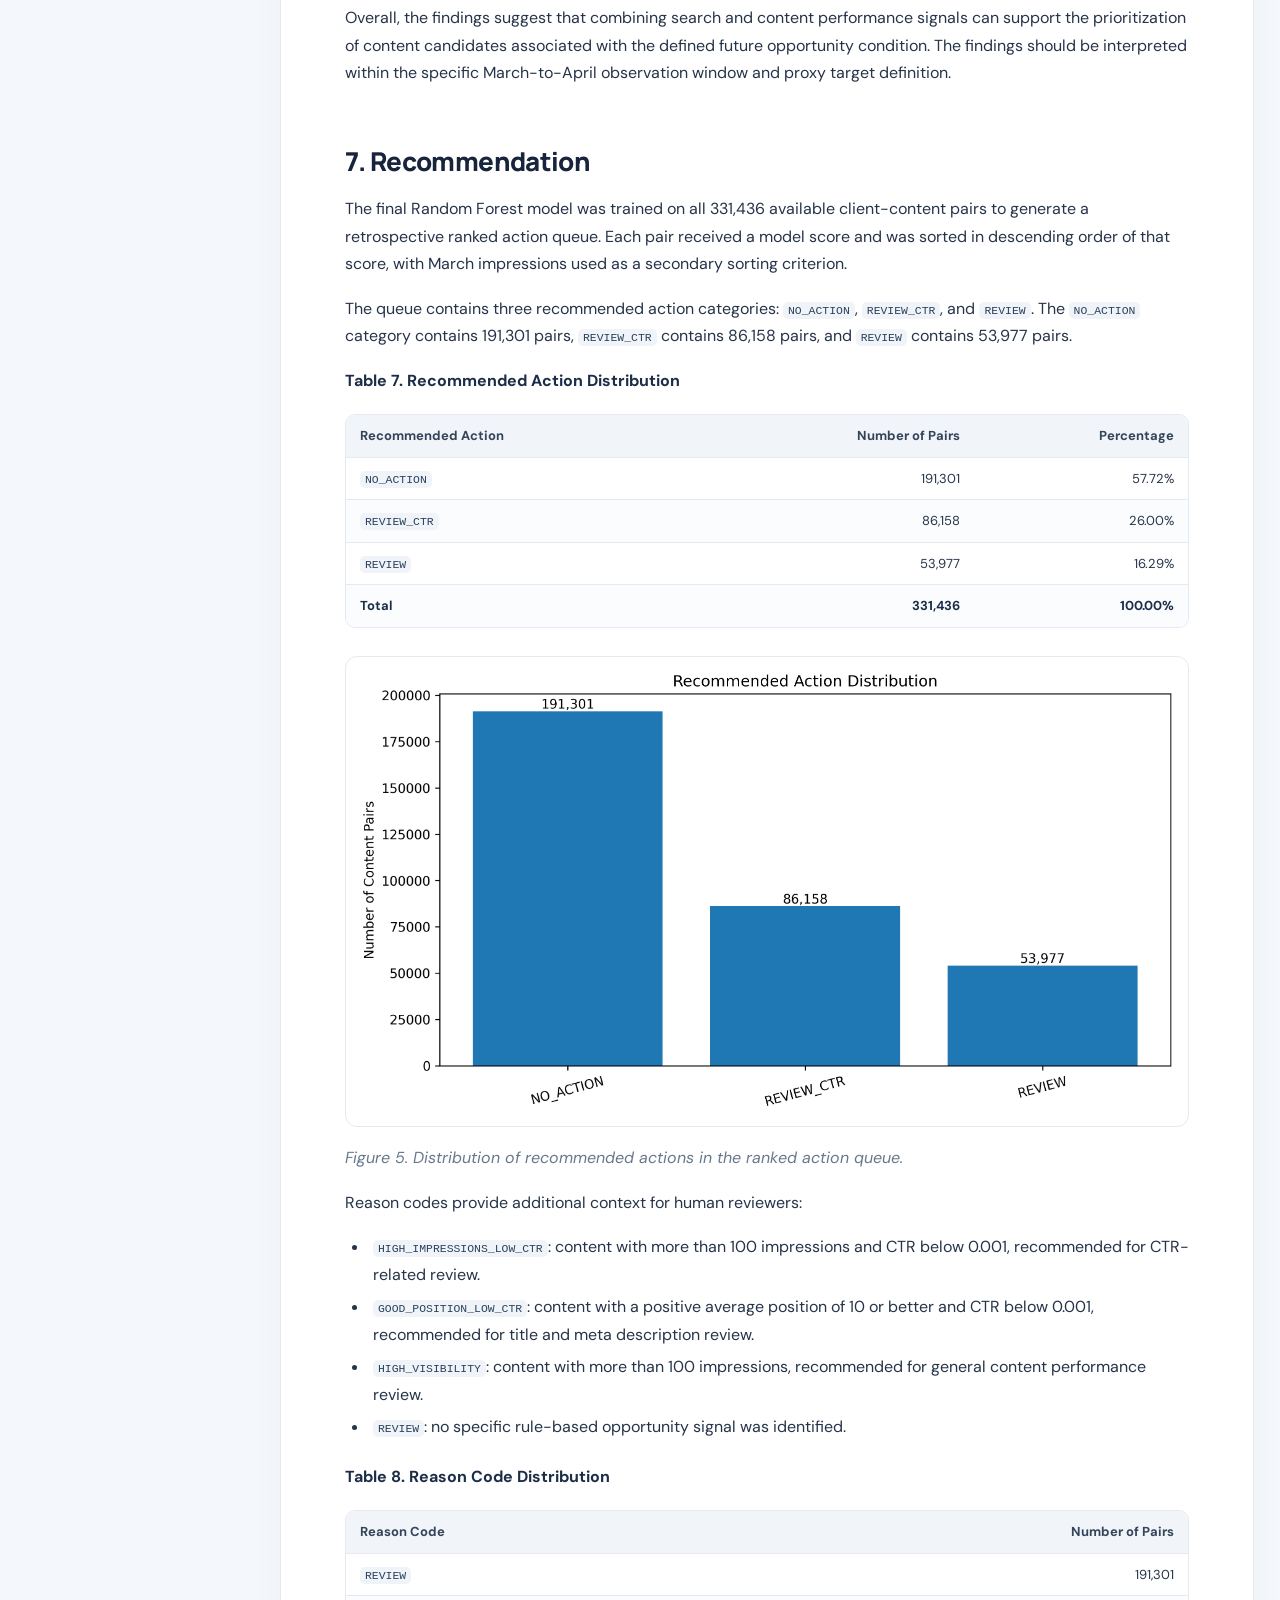
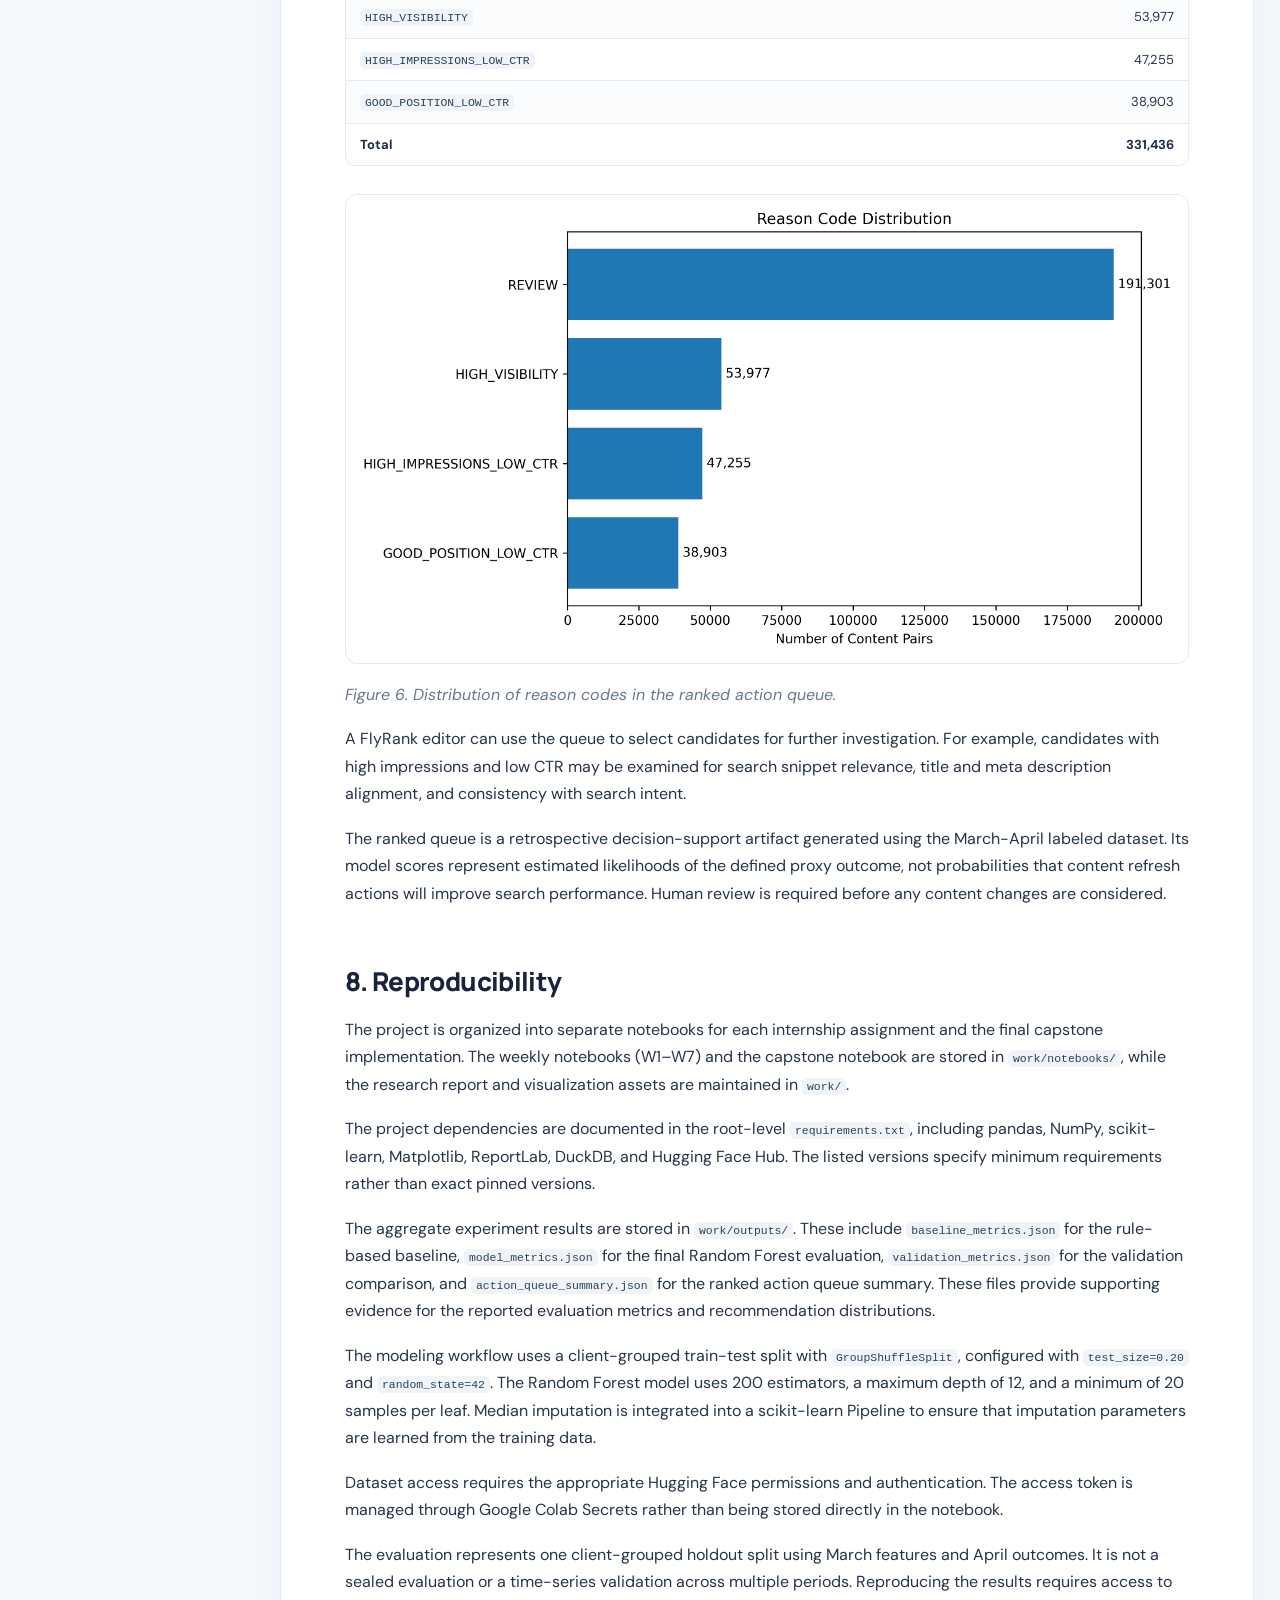
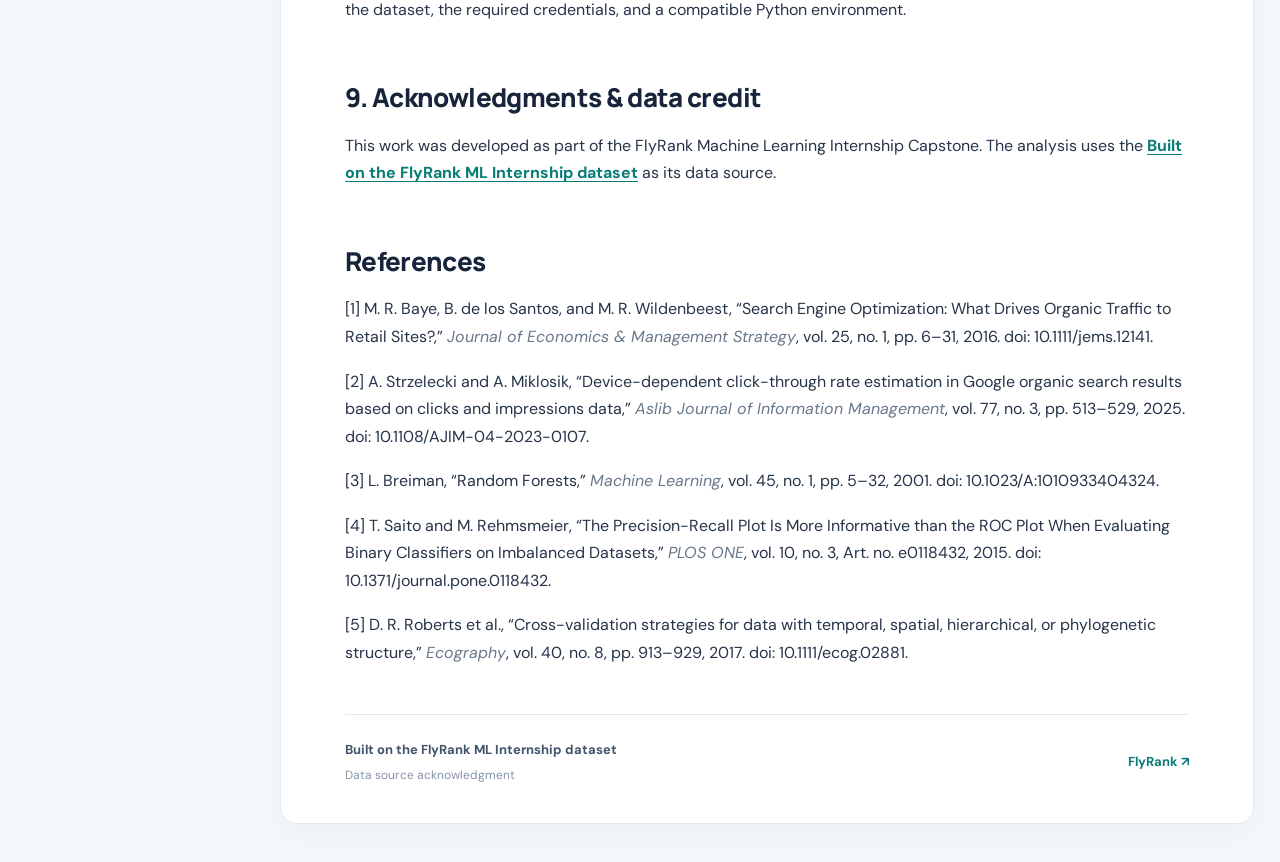
<file: paper.html>
<!doctype html><html lang="en"><head><meta charset="utf-8"><meta name="viewport" content="width=device-width, initial-scale=1"><meta name="description" content="Content Opportunity Scoring for Search Performance — a machine-learning capstone research paper."><meta name="author" content="Shefira Marizcha"><title>Content Opportunity Scoring for Search Performance</title><link rel="stylesheet" href="paper.css"></head><body>
<header class="hero"><div class="hero-inner"><div class="eyebrow"><span class="eyebrow-dot"></span> FLYRANK · MACHINE LEARNING CAPSTONE</div><h1>Content Opportunity Scoring for Search Performance</h1><p class="hero-subtitle">A research paper on prioritizing content review through observable search and engagement signals.</p><div class="meta-row"><span><b>Author</b>Shefira Marizcha</span><span><b>Lane</b>Refresh / Content Opportunity Scoring</span><span><b>Date</b>13-October-2026</span></div><div class="hero-links"><a href="https://github.com/shefiramarizcha62-sudo/flyrank-ml-portfolio.git" target="_blank" rel="noopener noreferrer">View project repository ↗</a><span>Research · Search Intelligence · Content Scoring</span></div></div></header>
<div class="layout"><aside class="sidebar"><div class="sidebar-label">ON THIS PAGE</div><nav><a href="#section-0">Abstract</a><a href="#section-1">1. Problem framing</a><a href="#section-2">2. Data safety</a><a href="#section-3">3. Baseline</a><a href="#section-4">4. Model / analysis</a><a href="#section-5">5. Evaluation</a><a href="#section-6">6. Interpretation</a><a href="#section-7">7. Recommendation</a><a href="#section-8">8. Reproducibility</a><a href="#section-9">9. Acknowledgments &amp; data credit</a></nav><div class="sidebar-note">Human-in-the-loop decision support<br>Not an automated content optimization system.</div></aside><main class="article"><div class="article-top"><span>RESEARCH PAPER</span><span>OCTOBER 2026</span></div><article class="prose"><h2 class="paper-heading" id="section-0">Abstract</h2>
<p>This study investigates how observable search and content performance signals can be used to prioritize client-content pairs for human review. The study uses March 2026 search and engagement data from the FlyRank internship warehouse and defines a future opportunity proxy based on April 2026 impression and click-through rate thresholds. A Random Forest classifier using six performance features was evaluated through a client-grouped train-test split and compared with a rule-based baseline on the same test set. The Random Forest achieved a ROC-AUC of 0.921432 and an Average Precision of 0.680600, outperforming the baseline scores of 0.738707 and 0.318966, respectively. The resulting scoring approach is intended to support the prioritization of content and SEO reviews through ranked recommendations, rather than to establish causal improvements in search performance.</p>
<h2 class="paper-heading" id="section-1">1. Problem framing</h2>
<p>Organic search performance provides important signals for evaluating how content is exposed in search results and how users interact with it. Metrics such as impressions, clicks, click-through rate (CTR), and average search position represent different aspects of search visibility and engagement. Previous research has examined the relationship between search engine optimization and organic traffic [1]. Strzelecki and Miklosik [2] further investigated click-through rates in Google organic search results using clicks and impressions data, demonstrating that CTR varies across search result positions and device types. These metrics provide a basis for examining content performance and identifying pages that receive search exposure but generate relatively limited click engagement.</p>
<p>For content teams managing large portfolios of web pages, identifying which content should be reviewed first is a practical challenge. Reviewing every page individually can require substantial time and resources, while prioritization based on a single metric may overlook the relationships between search visibility, position, and user engagement. Therefore, a systematic approach that considers multiple performance signals is needed to support the identification and prioritization of content requiring further investigation.</p>
<p>Machine learning can support this process by identifying patterns across multiple performance indicators. Random Forest, introduced by Breiman [3], is an ensemble learning method that constructs multiple decision trees using bootstrap samples and randomized feature selection. The predictions from individual trees are aggregated to produce the final classification. This approach provides a suitable foundation for analyzing relationships among multiple numerical performance indicators in this study. However, model evaluation requires particular attention when the target classes are imbalanced. For imbalanced classification problems, precision-recall analysis provides an informative evaluation perspective because it focuses on the relationship between precision and recall for the positive class. Saito and Rehmsmeier [4] demonstrate that precision-recall plots can reveal performance differences that may be less apparent in ROC plots when evaluating classifiers on imbalanced datasets. Furthermore, model evaluation should consider dependencies among observations that belong to the same group. Roberts et al. [5] explain that random data splitting may produce overly optimistic performance estimates when observations share hierarchical or grouped structures. This consideration is relevant to datasets containing multiple content items associated with the same client, motivating the use of client-grouped data splitting in this study.</p>
<p>Although previous studies have examined organic search traffic and click behavior, this study focuses on a related operational problem: prioritizing client-content pairs for content and search engine optimization (SEO) review using historical performance signals. The study develops a content opportunity scoring approach that uses March 2026 search and engagement data as input features and an April 2026 performance condition as a proxy outcome. A pair is assigned to the future opportunity class when its April impressions exceed 100 and its CTR is below 0.001. This definition represents an observable performance condition used for classification, rather than verified evidence that refreshing the content would improve its performance.</p>
<p>The unit of analysis is a client-content pair, with each observation representing one content item associated with a client. The proposed approach produces a model score and ranking, accompanied by reason codes and recommended actions, to support content and SEO reviewers in prioritizing candidates for further investigation. The intended decision is to determine which client-content pairs should receive attention first, particularly those showing substantial search visibility but relatively low click engagement. A false positive may lead reviewers to spend time examining content that does not require immediate attention, whereas a false negative may cause a potentially relevant content opportunity to be overlooked. Accordingly, the proposed system is designed as a human-in-the-loop decision-support tool rather than an automated content optimization system.</p>
<p>The contributions of this study are threefold. First, it develops a transparent rule-based baseline and compares its performance with a Random Forest classifier using the same evaluation data. Second, it applies client-grouped train-test splitting to evaluate model performance on clients excluded from training. Third, it translates model scores into a ranked action queue with reason codes and recommended actions to support practical content review prioritization. The study does not aim to predict Google's ranking algorithm, establish causal relationships between content changes and search performance, or demonstrate the actual effectiveness of content refresh activities.</p>
<h2 class="paper-heading" id="section-2">2. Data safety</h2>
<p>The study uses the <code>FlyRank/internship-warehouse</code> dataset, specifically the <code>fact_content_daily_performance</code> table. The observation period covers March 1–31, 2026, while April 1–30, 2026 is used to construct the proxy outcome.</p>
<p>The March dataset contains 9,841,378 raw records, which were aggregated into 331,437 client-content pairs. The April dataset contains 10,424,730 raw records. After joining the aggregated March and April data using the client and content identifiers, 331,436 pairs remained for modeling.</p>
<p><strong>Table 1. Dataset Overview</strong></p>
<div class="table-wrap"><table>
<thead>
<tr>
<th>Attribute</th>
<th>Value</th>
</tr>
</thead>
<tbody>
<tr>
<td>Dataset</td>
<td><code>FlyRank/internship-warehouse</code></td>
</tr>
<tr>
<td>Source table</td>
<td><code>fact_content_daily_performance</code></td>
</tr>
<tr>
<td>Observation period</td>
<td>March 1–31, 2026</td>
</tr>
<tr>
<td>Outcome period</td>
<td>April 1–30, 2026</td>
</tr>
<tr>
<td>March raw records</td>
<td>9,841,378</td>
</tr>
<tr>
<td>April raw records</td>
<td>10,424,730</td>
</tr>
<tr>
<td>March aggregated pairs</td>
<td>331,437</td>
</tr>
<tr>
<td>Final modeling pairs</td>
<td>331,436</td>
</tr>
<tr>
<td>Unique client-content pairs</td>
<td>331,436</td>
</tr>
<tr>
<td>Input features</td>
<td>6</td>
</tr>
<tr>
<td>Missing <code>gsc_avg_position</code></td>
<td>46.68% (154,699 values)</td>
</tr>
</tbody>
</table></div>
<p>March features were constructed by aggregating impressions, clicks, pageviews, and engaged sessions using summation, while average search position was calculated using the mean. March CTR was calculated as clicks divided by impressions, with zero assigned when impressions were zero. The April outcome was constructed from aggregated impressions and clicks.</p>
<p>The modeling dataset contains 331,436 unique client-content pairs and six input features:</p>
<ul>
<li><code>gsc_impressions</code></li>
<li><code>gsc_clicks</code></li>
<li><code>march_ctr</code></li>
<li><code>gsc_avg_position</code></li>
<li><code>ga4_pageviews</code></li>
<li><code>ga4_engaged_sessions</code></li>
</ul>
<p>The <code>gsc_avg_position</code> feature contains 154,699 missing values, representing 46.68% of the modeling dataset. Missing values were handled using median imputation within a machine learning pipeline fitted on the training data.</p>
<p>Client and content identifiers were retained only for joining and grouping observations. They were not used as model input features. April outcome fields, target labels, baseline scores, and reason codes were excluded from the model features to prevent target leakage. Only March performance features were used as model inputs.</p>
<p>The proxy target was derived from April performance and was not included among the March input features. The public report excludes client-identifying information, private queries, raw exports, and sensitive identifiers.</p>
<h2 class="paper-heading" id="section-3">3. Baseline</h2>
<p>A rule-based scoring approach was developed as the baseline for comparison with the Random Forest model. The baseline combines three percentile-based components:</p>
<ol>
<li>Visibility score, calculated from the percentile rank of impressions.</li>
<li>CTR opportunity, calculated as one minus the percentile rank of CTR.</li>
<li>Position opportunity, calculated as one minus the percentile rank of positive average search position. Invalid or non-positive position values receive zero.</li>
</ol>
<p>The baseline score is calculated as the average of these three components. This approach provides a transparent comparison because it uses observable March performance signals and does not require model training.</p>
<p>The baseline was evaluated on the same client-grouped test set used for the Random Forest model. It achieved a ROC-AUC of 0.738707 and an Average Precision of 0.318966.</p>
<h2 class="paper-heading" id="section-4">4. Model / analysis</h2>
<p>This study uses a Random Forest classifier to estimate the likelihood of a predefined future opportunity condition. Random Forest was selected as an ensemble learning method capable of modeling relationships among multiple numerical performance features. The ensemble structure allows the classifier to combine predictions from multiple decision trees, while randomized feature selection introduces variation among the trees during model construction [3].</p>
<p>The model uses six March 2026 input features: <code>gsc_impressions</code>, <code>gsc_clicks</code>, <code>march_ctr</code>, <code>gsc_avg_position</code>, <code>ga4_pageviews</code>, and <code>ga4_engaged_sessions</code>.</p>
<p>The proxy target, <code>future_opportunity</code>, is defined as 1 when a client-content pair has more than 100 April impressions and an April CTR below 0.001; otherwise, it is defined as 0.</p>
<p>The model uses median imputation followed by a Random Forest classifier. The classifier configuration consists of 200 trees, a maximum depth of 12, a minimum of 20 samples per leaf, balanced class weights, and a random state of 42. The imputation step is fitted using training data only.</p>
<p>The final model is trained using all available labeled observations to generate the retrospective ranked action queue. This full-data model is used for recommendation generation, while the held-out test evaluation is reported separately.</p>
<h2 class="paper-heading" id="section-5">5. Evaluation</h2>
<p>The model was evaluated using a client-grouped train-test split to prevent observations from the same client from appearing in both training and testing sets. The split used 80% of the data for training and 20% for testing, with a random state of 42.</p>
<p>The training set contained 300,879 observations from 44 clients, while the test set contained 30,557 observations from 11 clients. No client overlap was found between the two sets.</p>
<p>The target distribution consisted of 280,002 negative observations (84.48%) and 51,434 positive observations (15.52%). This class imbalance was considered when interpreting the evaluation results. Considering the imbalanced target distribution, Average Precision (AP) was also used to evaluate the model's precision-recall performance. This metric complements ROC-AUC by providing an evaluation perspective focused on the positive class, following the considerations discussed by Saito and Rehmsmeier [4].</p>
<p><strong>Table 2. Target Class Distribution</strong></p>
<div class="table-wrap"><table>
<thead>
<tr>
<th>Target Class</th>
<th style="text-align:right">Count</th>
<th style="text-align:right">Percentage</th>
</tr>
</thead>
<tbody>
<tr>
<td>No Opportunity</td>
<td style="text-align:right">280,002</td>
<td style="text-align:right">84.48%</td>
</tr>
<tr>
<td>Future Opportunity</td>
<td style="text-align:right">51,434</td>
<td style="text-align:right">15.52%</td>
</tr>
<tr>
<td><strong>Total</strong></td>
<td style="text-align:right"><strong>331,436</strong></td>
<td style="text-align:right"><strong>100.00%</strong></td>
</tr>
</tbody>
</table></div>
<p>The Random Forest achieved a ROC-AUC of 0.921432 and an Average Precision of 0.680600. The rule-based baseline achieved a ROC-AUC of 0.738707 and an Average Precision of 0.318966 on the same test set.</p>
<p><strong>Table 3. Model Performance Comparison</strong></p>
<div class="table-wrap"><table>
<thead>
<tr>
<th>Experiment</th>
<th style="text-align:right">ROC-AUC</th>
<th style="text-align:right">Average Precision</th>
</tr>
</thead>
<tbody>
<tr>
<td>Rule-Based Baseline</td>
<td style="text-align:right">0.738707</td>
<td style="text-align:right">0.318966</td>
</tr>
<tr>
<td>Random Forest</td>
<td style="text-align:right"><strong>0.921432</strong></td>
<td style="text-align:right"><strong>0.680600</strong></td>
</tr>
</tbody>
</table></div>
<p><img alt="Figure 1. Model Performance Comparison" class="paper-figure" loading="lazy" src="work/figures/01_model_performance_comparison.png"/></p>
<p><em>Figure 1. Performance comparison between the rule-based baseline and Random Forest.</em></p>
<p>At a classification threshold of 0.5, the Random Forest achieved an accuracy of 0.832379, precision of 0.509681, recall of 0.932015, and F1-score of 0.658988.</p>
<p><strong>Table 4. Random Forest Classification Metrics</strong></p>
<div class="table-wrap"><table>
<thead>
<tr>
<th>Metric</th>
<th style="text-align:right">Value</th>
</tr>
</thead>
<tbody>
<tr>
<td>Accuracy</td>
<td style="text-align:right">0.832379</td>
</tr>
<tr>
<td>Precision</td>
<td style="text-align:right">0.509681</td>
</tr>
<tr>
<td>Recall</td>
<td style="text-align:right">0.932015</td>
</tr>
<tr>
<td>F1-score</td>
<td style="text-align:right">0.658988</td>
</tr>
</tbody>
</table></div>
<p><img alt="Figure 2. Classification Metrics" class="paper-figure" loading="lazy" src="work/figures/02_classification_metrics.png"/></p>
<p><em>Figure 2. Classification metrics of the Random Forest model at a threshold of 0.5.</em></p>
<p>The confusion matrix contained 20,486 true negatives, 4,761 false positives, 361 false negatives, and 4,949 true positives. The results indicate that the model identified most positive proxy cases, while also producing false-positive predictions that require human verification.</p>
<p><strong>Table 5. Confusion Matrix</strong></p>
<div class="table-wrap"><table>
<thead>
<tr>
<th>Actual / Predicted</th>
<th style="text-align:right">Negative</th>
<th style="text-align:right">Positive</th>
</tr>
</thead>
<tbody>
<tr>
<td><strong>Negative</strong></td>
<td style="text-align:right">20,486 (TN)</td>
<td style="text-align:right">4,761 (FP)</td>
</tr>
<tr>
<td><strong>Positive</strong></td>
<td style="text-align:right">361 (FN)</td>
<td style="text-align:right">4,949 (TP)</td>
</tr>
</tbody>
</table></div>
<p><img alt="Figure 3. Confusion Matrix" class="paper-figure" loading="lazy" src="work/figures/03_confusion_matrix.png"/></p>
<p><em>Figure 3. Confusion matrix of the Random Forest classifier at a threshold of 0.5.</em></p>
<h2 class="paper-heading" id="section-6">6. Interpretation</h2>
<p>The feature importance results indicate that <code>gsc_impressions</code> contributed the largest share of the Random Forest model's feature importance at 61.89%. This was followed by <code>gsc_avg_position</code> at 17.92%, <code>march_ctr</code> at 10.27%, <code>gsc_clicks</code> at 6.99%, <code>ga4_pageviews</code> at 2.68%, and <code>ga4_engaged_sessions</code> at 0.25%.</p>
<p><strong>Table 6. Random Forest Feature Importance</strong></p>
<div class="table-wrap"><table>
<thead>
<tr>
<th>Feature</th>
<th style="text-align:right">Importance</th>
<th style="text-align:right">Importance (%)</th>
</tr>
</thead>
<tbody>
<tr>
<td><code>gsc_impressions</code></td>
<td style="text-align:right">0.618917</td>
<td style="text-align:right">61.89</td>
</tr>
<tr>
<td><code>gsc_avg_position</code></td>
<td style="text-align:right">0.179190</td>
<td style="text-align:right">17.92</td>
</tr>
<tr>
<td><code>march_ctr</code></td>
<td style="text-align:right">0.102720</td>
<td style="text-align:right">10.27</td>
</tr>
<tr>
<td><code>gsc_clicks</code></td>
<td style="text-align:right">0.069861</td>
<td style="text-align:right">6.99</td>
</tr>
<tr>
<td><code>ga4_pageviews</code></td>
<td style="text-align:right">0.026835</td>
<td style="text-align:right">2.68</td>
</tr>
<tr>
<td><code>ga4_engaged_sessions</code></td>
<td style="text-align:right">0.002477</td>
<td style="text-align:right">0.25</td>
</tr>
</tbody>
</table></div>
<p><img alt="Figure 4. Feature Importance" class="paper-figure" loading="lazy" src="work/figures/04_feature_importance.png"/></p>
<p><em>Figure 4. Relative feature importance in the Random Forest model.</em></p>
<p>These results show that search visibility and search position were the most influential features in the fitted model. However, feature importance represents relative contribution within the model and does not establish causal relationships or the direction of an individual feature's effect.</p>
<p>The model's Average Precision was higher than that of the rule-based baseline, indicating improved positive-class ranking performance under the evaluated test conditions. Nevertheless, the positive class represented only 15.52% of the dataset, and the classification results included 4,761 false positives and 361 false negatives.</p>
<p>Overall, the findings suggest that combining search and content performance signals can support the prioritization of content candidates associated with the defined future opportunity condition. The findings should be interpreted within the specific March-to-April observation window and proxy target definition.</p>
<h2 class="paper-heading" id="section-7">7. Recommendation</h2>
<p>The final Random Forest model was trained on all 331,436 available client-content pairs to generate a retrospective ranked action queue. Each pair received a model score and was sorted in descending order of that score, with March impressions used as a secondary sorting criterion.</p>
<p>The queue contains three recommended action categories: <code>NO_ACTION</code>, <code>REVIEW_CTR</code>, and <code>REVIEW</code>. The <code>NO_ACTION</code> category contains 191,301 pairs, <code>REVIEW_CTR</code> contains 86,158 pairs, and <code>REVIEW</code> contains 53,977 pairs.</p>
<p><strong>Table 7. Recommended Action Distribution</strong></p>
<div class="table-wrap"><table>
<thead>
<tr>
<th>Recommended Action</th>
<th style="text-align:right">Number of Pairs</th>
<th style="text-align:right">Percentage</th>
</tr>
</thead>
<tbody>
<tr>
<td><code>NO_ACTION</code></td>
<td style="text-align:right">191,301</td>
<td style="text-align:right">57.72%</td>
</tr>
<tr>
<td><code>REVIEW_CTR</code></td>
<td style="text-align:right">86,158</td>
<td style="text-align:right">26.00%</td>
</tr>
<tr>
<td><code>REVIEW</code></td>
<td style="text-align:right">53,977</td>
<td style="text-align:right">16.29%</td>
</tr>
<tr>
<td><strong>Total</strong></td>
<td style="text-align:right"><strong>331,436</strong></td>
<td style="text-align:right"><strong>100.00%</strong></td>
</tr>
</tbody>
</table></div>
<p><img alt="Figure 5. Recommended Action Distribution" class="paper-figure" loading="lazy" src="work/figures/06_recommended_action_distribution.png"/></p>
<p><em>Figure 5. Distribution of recommended actions in the ranked action queue.</em></p>
<p>Reason codes provide additional context for human reviewers:</p>
<ul>
<li><code>HIGH_IMPRESSIONS_LOW_CTR</code>: content with more than 100 impressions and CTR below 0.001, recommended for CTR-related review.</li>
<li><code>GOOD_POSITION_LOW_CTR</code>: content with a positive average position of 10 or better and CTR below 0.001, recommended for title and meta description review.</li>
<li><code>HIGH_VISIBILITY</code>: content with more than 100 impressions, recommended for general content performance review.</li>
<li><code>REVIEW</code>: no specific rule-based opportunity signal was identified.</li>
</ul>
<p><strong>Table 8. Reason Code Distribution</strong></p>
<div class="table-wrap"><table>
<thead>
<tr>
<th>Reason Code</th>
<th style="text-align:right">Number of Pairs</th>
</tr>
</thead>
<tbody>
<tr>
<td><code>REVIEW</code></td>
<td style="text-align:right">191,301</td>
</tr>
<tr>
<td><code>HIGH_VISIBILITY</code></td>
<td style="text-align:right">53,977</td>
</tr>
<tr>
<td><code>HIGH_IMPRESSIONS_LOW_CTR</code></td>
<td style="text-align:right">47,255</td>
</tr>
<tr>
<td><code>GOOD_POSITION_LOW_CTR</code></td>
<td style="text-align:right">38,903</td>
</tr>
<tr>
<td><strong>Total</strong></td>
<td style="text-align:right"><strong>331,436</strong></td>
</tr>
</tbody>
</table></div>
<p><img alt="Figure 6. Reason Code Distribution" class="paper-figure" loading="lazy" src="work/figures/05_reason_code_distribution.png"/></p>
<p><em>Figure 6. Distribution of reason codes in the ranked action queue.</em></p>
<p>A FlyRank editor can use the queue to select candidates for further investigation. For example, candidates with high impressions and low CTR may be examined for search snippet relevance, title and meta description alignment, and consistency with search intent.</p>
<p>The ranked queue is a retrospective decision-support artifact generated using the March-April labeled dataset. Its model scores represent estimated likelihoods of the defined proxy outcome, not probabilities that content refresh actions will improve search performance. Human review is required before any content changes are considered.</p>
<h2 class="paper-heading" id="section-8">8. Reproducibility</h2>
<p>The project is organized into separate notebooks for each internship assignment and the final capstone implementation. The weekly notebooks (W1–W7) and the capstone notebook are stored in <code>work/notebooks/</code>, while the research report and visualization assets are maintained in <code>work/</code>.</p>
<p>The project dependencies are documented in the root-level <code>requirements.txt</code>, including pandas, NumPy, scikit-learn, Matplotlib, ReportLab, DuckDB, and Hugging Face Hub. The listed versions specify minimum requirements rather than exact pinned versions.</p>
<p>The aggregate experiment results are stored in <code>work/outputs/</code>. These include <code>baseline_metrics.json</code> for the rule-based baseline, <code>model_metrics.json</code> for the final Random Forest evaluation, <code>validation_metrics.json</code> for the validation comparison, and <code>action_queue_summary.json</code> for the ranked action queue summary. These files provide supporting evidence for the reported evaluation metrics and recommendation distributions.</p>
<p>The modeling workflow uses a client-grouped train-test split with <code>GroupShuffleSplit</code>, configured with <code>test_size=0.20</code> and <code>random_state=42</code>. The Random Forest model uses 200 estimators, a maximum depth of 12, and a minimum of 20 samples per leaf. Median imputation is integrated into a scikit-learn Pipeline to ensure that imputation parameters are learned from the training data.</p>
<p>Dataset access requires the appropriate Hugging Face permissions and authentication. The access token is managed through Google Colab Secrets rather than being stored directly in the notebook.</p>
<p>The evaluation represents one client-grouped holdout split using March features and April outcomes. It is not a sealed evaluation or a time-series validation across multiple periods. Reproducing the results requires access to the dataset, the required credentials, and a compatible Python environment.</p>
<h2 class="paper-heading" id="section-9">9. Acknowledgments &amp; data credit</h2>
<p>This work was developed as part of the FlyRank Machine Learning Internship Capstone. The analysis uses the <strong><a href="https://flyrank.ai" rel="noopener noreferrer" target="_blank">Built on the FlyRank ML Internship dataset</a></strong> as its data source.</p>
<h2 class="paper-heading" id="references">References</h2>
<p>[1] M. R. Baye, B. de los Santos, and M. R. Wildenbeest, “Search Engine Optimization: What Drives Organic Traffic to Retail Sites?,” <em>Journal of Economics &amp; Management Strategy</em>, vol. 25, no. 1, pp. 6–31, 2016. doi: 10.1111/jems.12141.</p>
<p>[2] A. Strzelecki and A. Miklosik, “Device-dependent click-through rate estimation in Google organic search results based on clicks and impressions data,” <em>Aslib Journal of Information Management</em>, vol. 77, no. 3, pp. 513–529, 2025. doi: 10.1108/AJIM-04-2023-0107.</p>
<p>[3] L. Breiman, “Random Forests,” <em>Machine Learning</em>, vol. 45, no. 1, pp. 5–32, 2001. doi: 10.1023/A:1010933404324.</p>
<p>[4] T. Saito and M. Rehmsmeier, “The Precision-Recall Plot Is More Informative than the ROC Plot When Evaluating Binary Classifiers on Imbalanced Datasets,” <em>PLOS ONE</em>, vol. 10, no. 3, Art. no. e0118432, 2015. doi: 10.1371/journal.pone.0118432.</p>
<p>[5] D. R. Roberts et al., “Cross-validation strategies for data with temporal, spatial, hierarchical, or phylogenetic structure,” <em>Ecography</em>, vol. 40, no. 8, pp. 913–929, 2017. doi: 10.1111/ecog.02881.</p>
</article><footer class="page-footer"><div><b>Built on the FlyRank ML Internship dataset</b><p>Data source acknowledgment</p></div><a href="https://flyrank.ai" target="_blank" rel="noopener noreferrer">FlyRank ↗</a></footer></main></div>
<script>const links=[...document.querySelectorAll('.sidebar nav a')];const targets=links.map(a=>document.querySelector(a.getAttribute('href'))).filter(Boolean);if('IntersectionObserver' in window){const io=new IntersectionObserver(entries=>{entries.forEach(e=>{if(e.isIntersecting){links.forEach(a=>a.classList.toggle('active',a.getAttribute('href')==='#'+e.target.id));}})},{rootMargin:'-15% 0px -75% 0px'});targets.forEach(t=>io.observe(t));}</script></body></html>
</file>
<file: paper.css>
@import url('https://fonts.googleapis.com/css2?family=DM+Sans:wght@400;500;600;700&family=Manrope:wght@400;500;600;700;800&display=swap');:root{--ink:#17243b;--line:#e5eaf1;--bg:#f4f7fb;--teal:#16877f;--soft:#edf5f4}*{box-sizing:border-box}html{scroll-behavior:smooth;scroll-padding-top:28px}body{margin:0;background:var(--bg);color:#263449;font-family:'DM Sans',Arial,sans-serif;line-height:1.72}.hero{background:radial-gradient(circle at 82% 18%,rgba(49,160,151,.24),transparent 28%),linear-gradient(120deg,#12223b,#1c3654 68%,#174d56);color:#fff;padding:72px 28px 64px}.hero-inner{max-width:1120px;margin:auto}.eyebrow,.article-top,.sidebar-label{font-size:11px;font-weight:700;letter-spacing:.16em}.eyebrow{color:#a9d9d4;display:flex;align-items:center;gap:10px}.eyebrow-dot{width:8px;height:8px;border-radius:50%;background:#52c3b4;box-shadow:0 0 0 5px #ffffff18}.hero h1{font:800 clamp(34px,5vw,58px)/1.12 Manrope,sans-serif;letter-spacing:-.045em;max-width:850px;margin:25px 0 16px}.hero-subtitle{max-width:700px;color:#d3deeb;font-size:17px;margin:0 0 28px}.meta-row{display:flex;flex-wrap:wrap;gap:30px;color:#e1e9f2;font-size:14px}.meta-row span{display:grid;gap:3px}.meta-row b{font-size:10px;text-transform:uppercase;letter-spacing:.12em;color:#9eb4c9}.hero-links{display:flex;gap:22px;align-items:center;flex-wrap:wrap;margin-top:34px;font-size:13px;color:#b9cad9}.hero-links a{color:#8ce0d5;text-decoration:none;font-weight:700}.layout{max-width:1320px;margin:38px auto;padding:0 26px;display:grid;grid-template-columns:220px minmax(0,1fr);gap:34px;align-items:start}.sidebar{position:sticky;top:24px;background:#fff;border:1px solid var(--line);border-radius:14px;padding:22px 18px;box-shadow:0 8px 24px #14243b08}.sidebar-label{color:#8a98aa;margin:0 0 14px 8px}.sidebar nav{display:grid;gap:3px}.sidebar nav a{padding:8px 10px;border-radius:8px;color:#526176;text-decoration:none;font-size:13px;line-height:1.35}.sidebar nav a:hover,.sidebar nav a.active{background:var(--soft);color:#08776e;font-weight:700}.sidebar-note{border-top:1px solid var(--line);margin-top:18px;padding:16px 8px 0;color:#8290a1;font-size:11px;line-height:1.6}.article{background:#fff;border:1px solid var(--line);border-radius:16px;box-shadow:0 12px 35px #14243b08;min-width:0;padding:38px clamp(22px,5vw,64px) 30px}.article-top{display:flex;justify-content:space-between;color:#93a0af;border-bottom:1px solid var(--line);padding-bottom:17px;margin-bottom:30px}.prose{max-width:860px;margin:auto}.prose h2{font:800 26px/1.25 Manrope,sans-serif;letter-spacing:-.025em;color:var(--ink);margin:48px 0 18px;padding-top:10px}.prose h2:first-child{margin-top:0}.prose h3{font:700 19px Manrope,sans-serif;color:var(--ink)}.prose p{margin:0 0 17px}.prose strong{color:#1c2e47}.prose a{color:#087c75;text-decoration-thickness:1px;text-underline-offset:3px}.prose ul,.prose ol{padding-left:24px;margin:10px 0 22px}.prose li{padding-left:4px;margin:5px 0}.prose code{background:#f0f4f8;color:#28425e;padding:2px 5px;border-radius:5px;font-size:.88em}.table-wrap{overflow-x:auto;margin:20px 0 28px;border:1px solid var(--line);border-radius:10px}.prose table{border-collapse:collapse;width:100%;font-size:13px;line-height:1.5}.prose th{background:#f1f5f9;color:#34445a;text-align:left;font-weight:700}.prose th,.prose td{padding:11px 14px;border-bottom:1px solid var(--line);vertical-align:top}.prose tr:last-child td{border-bottom:0}.prose tbody tr:nth-child(even){background:#fbfcfe}.paper-figure{display:block;width:100%;height:auto;max-height:560px;object-fit:contain;background:#fff;border:1px solid var(--line);border-radius:12px;padding:8px;margin:22px auto 8px}.prose em{color:#68788b}.page-footer{border-top:1px solid var(--line);margin-top:48px;padding:24px 0 8px;display:flex;justify-content:space-between;gap:20px;align-items:center;color:#41536b;font-size:13px}.page-footer p{margin:3px 0 0;color:#8794a5;font-size:12px}.page-footer a{color:#087c75;text-decoration:none;font-weight:700}@media(max-width:850px){.layout{grid-template-columns:1fr;margin:20px auto;padding:0 14px;gap:16px}.sidebar{position:static;padding:14px}.sidebar nav{display:flex;overflow-x:auto;gap:5px}.sidebar nav a{white-space:nowrap}.sidebar-note{display:none}.hero{padding:48px 22px}.article{padding:26px 20px}.meta-row{gap:18px}}@media(max-width:520px){.hero h1{font-size:34px}.hero-subtitle{font-size:15px}.prose h2{font-size:22px}.page-footer{align-items:flex-start;flex-direction:column}}
</file>
